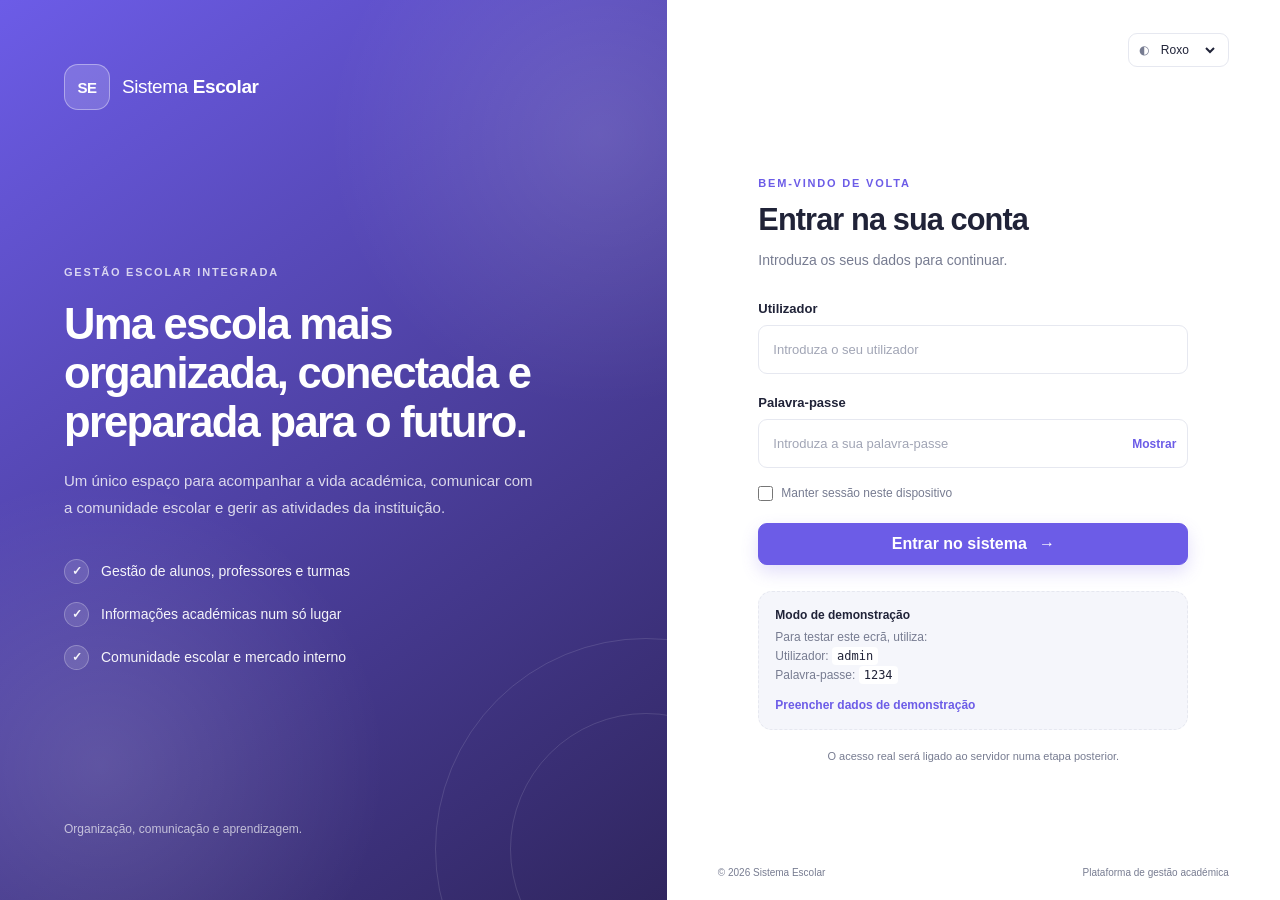
<file: index.html>
<!DOCTYPE html>
<html lang="pt">
<head>
  <meta charset="UTF-8">
  <meta name="viewport" content="width=device-width, initial-scale=1.0">
  <meta name="theme-color" content="#6C5CE7">
  <meta name="description" content="Sistema Escolar — gestão académica e comunicação escolar.">
  <title>Entrar | Sistema Escolar</title>

 <link rel="stylesheet" href="css/temas.css">
<link rel="stylesheet" href="css/style.css">

<script src="js/tema.js" defer></script>
<script src="js/app.js" defer></script>
</head>
<body class="login-page">
  <main class="login-layout">
    <section class="welcome-panel">
      <div class="brand">
        <div class="brand-mark" aria-hidden="true">SE</div>
        <span>Sistema <strong>Escolar</strong></span>
      </div>

      <div class="welcome-content">
        <span class="eyebrow">GESTÃO ESCOLAR INTEGRADA</span>
        <h1>Uma escola mais organizada, conectada e preparada para o futuro.</h1>
        <p>
          Um único espaço para acompanhar a vida académica,
          comunicar com a comunidade escolar e gerir as atividades da instituição.
        </p>

        <div class="feature-list">
          <div class="feature-item">
            <span class="feature-icon" aria-hidden="true">✓</span>
            <span>Gestão de alunos, professores e turmas</span>
          </div>
          <div class="feature-item">
            <span class="feature-icon" aria-hidden="true">✓</span>
            <span>Informações académicas num só lugar</span>
          </div>
          <div class="feature-item">
            <span class="feature-icon" aria-hidden="true">✓</span>
            <span>Comunidade escolar e mercado interno</span>
          </div>
        </div>
      </div>

      <p class="welcome-footer">Organização, comunicação e aprendizagem.</p>
    </section>

    <section class="login-panel" aria-labelledby="login-title">
      <div class="login-top">
        <span class="mobile-brand">Sistema Escolar</span>

       <label class="theme-control" for="themeSelect">
  <span aria-hidden="true">◐</span>
  <select id="themeSelect" aria-label="Escolher tema de cor">
    <option value="purple">Roxo</option>
    <option value="blue">Azul</option>
    <option value="green">Verde</option>
    <option value="orange">Laranja</option>
    <option value="pink">Rosa</option>
  </select>
</label>
      </div>

      <div class="login-card">
        <div class="login-heading">
          <span class="eyebrow">BEM-VINDO DE VOLTA</span>
          <h2 id="login-title">Entrar na sua conta</h2>
          <p>Introduza os seus dados para continuar.</p>
        </div>

        <form action="testlogin.php" method="POST" id="loginForm" novalidate >
          <div class="form-field">
            <label for="username">Utilizador</label>
            <input
              type="text"
              id="username"
              name="username"
              placeholder="Introduza o seu utilizador"
              autocomplete="username"
              required
            >
          </div>

          <div class="form-field">
            <label for="password">Palavra-passe</label>
            <div class="password-wrap">
              
              <input
                type="password"
                id="password"
                name="password"
                placeholder="Introduza a sua palavra-passe"
                autocomplete="current-password"
                required>

              <button type="button" 
              class="password-toggle" 
              id="togglePassword" 
              aria-label="Mostrar palavra-passe"
              aria-pressed="false">Mostrar</button>
            </div>

          </div>

          <div class="form-options">
            <label class="remember-option">
              <input type="checkbox" id="rememberMe" name="rememberMe">
              <span>Manter sessão neste dispositivo</span>
            </label>
          </div>

          <button class="primary-button" type="submit" id="loginButton">
            Entrar no sistema
            <span aria-hidden="true">→</span>
          </button>

          <p id="loginMessage" class="form-message" role="status" aria-live="polite"></p>
        </form>

        <div class="demo-note">
          <strong>Modo de demonstração</strong>
          <p>Para testar este ecrã, utiliza:</p>
          <p>Utilizador: <code>admin</code></p>
          <p>Palavra-passe: <code>1234</code></p>
          <button type="button" class="demo-fill-button" id="fillDemo">
            Preencher dados de demonstração
          </button>
        </div>

        <p class="security-note">
          O acesso real será ligado ao servidor numa etapa posterior.
        </p>
      </div>

      <footer class="login-footer">
        <span>© <span id="currentYear"></span> Sistema Escolar</span>
        <span>Plataforma de gestão académica</span>
      </footer>
    </section>
  </main>
</body>
</html>
</file>
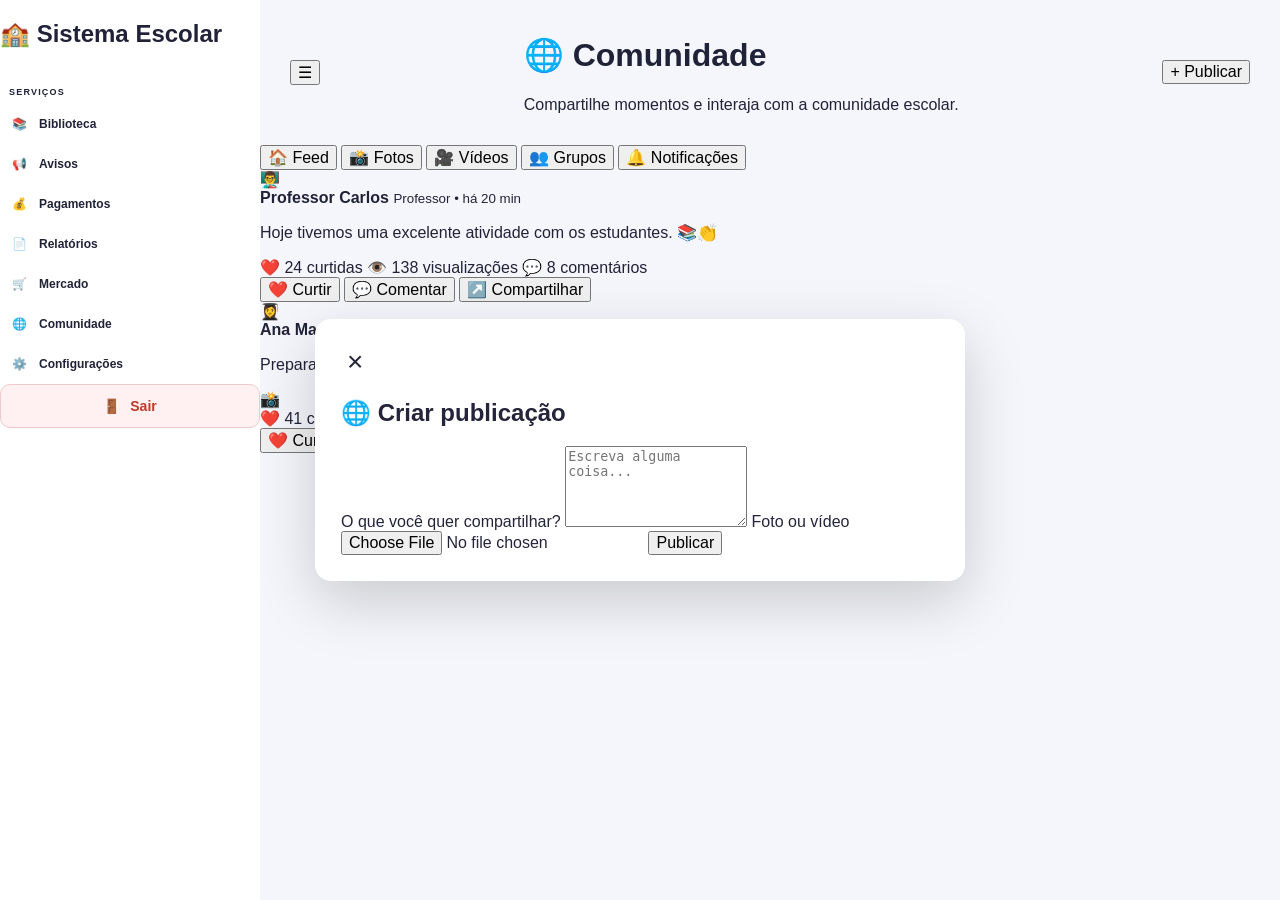
<file: comunidade.html>
<!DOCTYPE html>
<html lang="pt">
<head>

    <meta charset="UTF-8">

    <meta
        name="viewport"
        content="width=device-width, initial-scale=1.0"
    >

    <title>Comunidade - Sistema Escolar</title>

    <link rel="stylesheet" href="css/style.css">
    <link rel="stylesheet" href="css/temas.css">

</head>

<body>

<div class="app">

    <!-- MENU -->

        <aside class="sidebar">

            <div class="sidebar-header">
                <h2>🏫 Sistema Escolar</h2>
            </div>

            <nav class="sidebar-menu">

                <p class="menu-title">SERVIÇOS</p>

                <a href="biblioteca.html" class="nav-item">
                    <span>📚</span>
                    <span>Biblioteca</span>
                </a>
                
                <a href="avisos.html" class="nav-item">
                    <span>📢</span>
                    <span>Avisos</span>
                </a>
                
                <a href="pagamentos.html" class="nav-item">
                    <span>💰</span>
                    <span>Pagamentos</span>
                </a>
                
                <a href="relatorios.html" class="nav-item">
                    <span>📄</span>
                    <span>Relatórios</span>
                </a>
                
                <a href="mercado.html" class="nav-item">
                    <span>🛒</span>
                    <span>Mercado</span>
                </a>
                
                <a href="comunidade.html" class="nav-item">
                    <span>🌐</span>
                    <span>Comunidade</span>
                </a>

            </nav>

            <div class="sidebar-footer">

            <a href="configuracoes.html" class="nav-item">
                <span>⚙️</span>
                <span>Configurações</span>
            </a>

            <button class="nav-item logout-button" id="logoutBtn">
                <span>🚪</span>
                <span>Sair</span>
            </button>

        </div>

    </aside>

            



    <!-- CONTEÚDO -->
    <main class="main-content">

        <header class="topbar">

            <button
                class="menu-mobile"
                onclick="toggleSidebar()"
            >
                ☰
            </button>

            <div>
                <h1>🌐 Comunidade</h1>
                <p>
                    Compartilhe momentos e interaja com a comunidade escolar.
                </p>
            </div>

            <button
                class="btn-primary"
                onclick="abrirPublicacao()"
            >
                + Publicar
            </button>

        </header>


        <!-- MENU DA COMUNIDADE -->
        <div class="community-tabs">

            <button class="community-tab active">
                🏠 Feed
            </button>

            <button class="community-tab">
                📸 Fotos
            </button>

            <button class="community-tab">
                🎥 Vídeos
            </button>

            <button class="community-tab">
                👥 Grupos
            </button>

            <button class="community-tab">
                🔔 Notificações
            </button>

        </div>


        <!-- FEED -->
        <section class="community-feed">


            <!-- PUBLICAÇÃO -->
            <article class="post-card">

                <div class="post-header">

                    <div class="post-avatar">
                        👨‍🏫
                    </div>

                    <div>

                        <strong>Professor Carlos</strong>

                        <small>
                            Professor • há 20 min
                        </small>

                    </div>

                </div>


                <div class="post-content">

                    <p>
                        Hoje tivemos uma excelente atividade
                        com os estudantes. 📚👏
                    </p>

                </div>


                <div class="post-stats">

                    <span>
                        ❤️ 24 curtidas
                    </span>

                    <span>
                        👁️ 138 visualizações
                    </span>

                    <span>
                        💬 8 comentários
                    </span>

                </div>


                <div class="post-actions">

                    <button>
                        ❤️ Curtir
                    </button>

                    <button>
                        💬 Comentar
                    </button>

                    <button>
                        ↗️ Compartilhar
                    </button>

                </div>

            </article>


            <!-- OUTRA PUBLICAÇÃO -->
            <article class="post-card">

                <div class="post-header">

                    <div class="post-avatar">
                        👩‍🎓
                    </div>

                    <div>

                        <strong>Ana Maria</strong>

                        <small>
                            Estudante • há 1 hora
                        </small>

                    </div>

                </div>


                <div class="post-content">

                    <p>
                        Preparando tudo para a nossa próxima
                        apresentação! 🎓✨
                    </p>

                    <div class="post-image">
                        📸
                    </div>

                </div>


                <div class="post-stats">

                    <span>
                        ❤️ 41 curtidas
                    </span>

                    <span>
                        👁️ 246 visualizações
                    </span>

                    <span>
                        💬 13 comentários
                    </span>

                </div>


                <div class="post-actions">

                    <button>
                        ❤️ Curtir
                    </button>

                    <button>
                        💬 Comentar
                    </button>

                    <button>
                        ↗️ Compartilhar
                    </button>

                </div>

            </article>


        </section>

    </main>

</div>


<!-- MODAL PUBLICAÇÃO -->
<div
    id="modalPublicacao"
    class="modal"
>

    <div class="modal-content">

        <button
            class="modal-close"
            onclick="fecharPublicacao()"
        >
            ×
        </button>

        <h2>🌐 Criar publicação</h2>


        <form id="formPublicacao">

            <label>
                O que você quer compartilhar?
            </label>

            <textarea
                rows="5"
                placeholder="Escreva alguma coisa..."
            ></textarea>


            <label>
                Foto ou vídeo
            </label>

            <input
                type="file"
                accept="image/*,video/*"
            >


            <button
                type="submit"
                class="btn-primary"
            >
                Publicar
            </button>

        </form>

    </div>

</div>


<script src="js/tema.js"></script>

<script>

    function abrirPublicacao() {

        document
            .getElementById("modalPublicacao")
            .classList
            .add("show");

    }


    function fecharPublicacao() {

        document
            .getElementById("modalPublicacao")
            .classList
            .remove("show");

    }


    function toggleSidebar() {

        document
            .querySelector(".sidebar")
            .classList
            .toggle("open");

    }


    document
        .getElementById("formPublicacao")
        .addEventListener(
            "submit",
            function(event) {

                event.preventDefault();

                alert(
                    "A publicação será criada quando o sistema estiver ligado ao banco de dados."
                );

                fecharPublicacao();

            }
        );

</script>

</body>
</html>
</file>
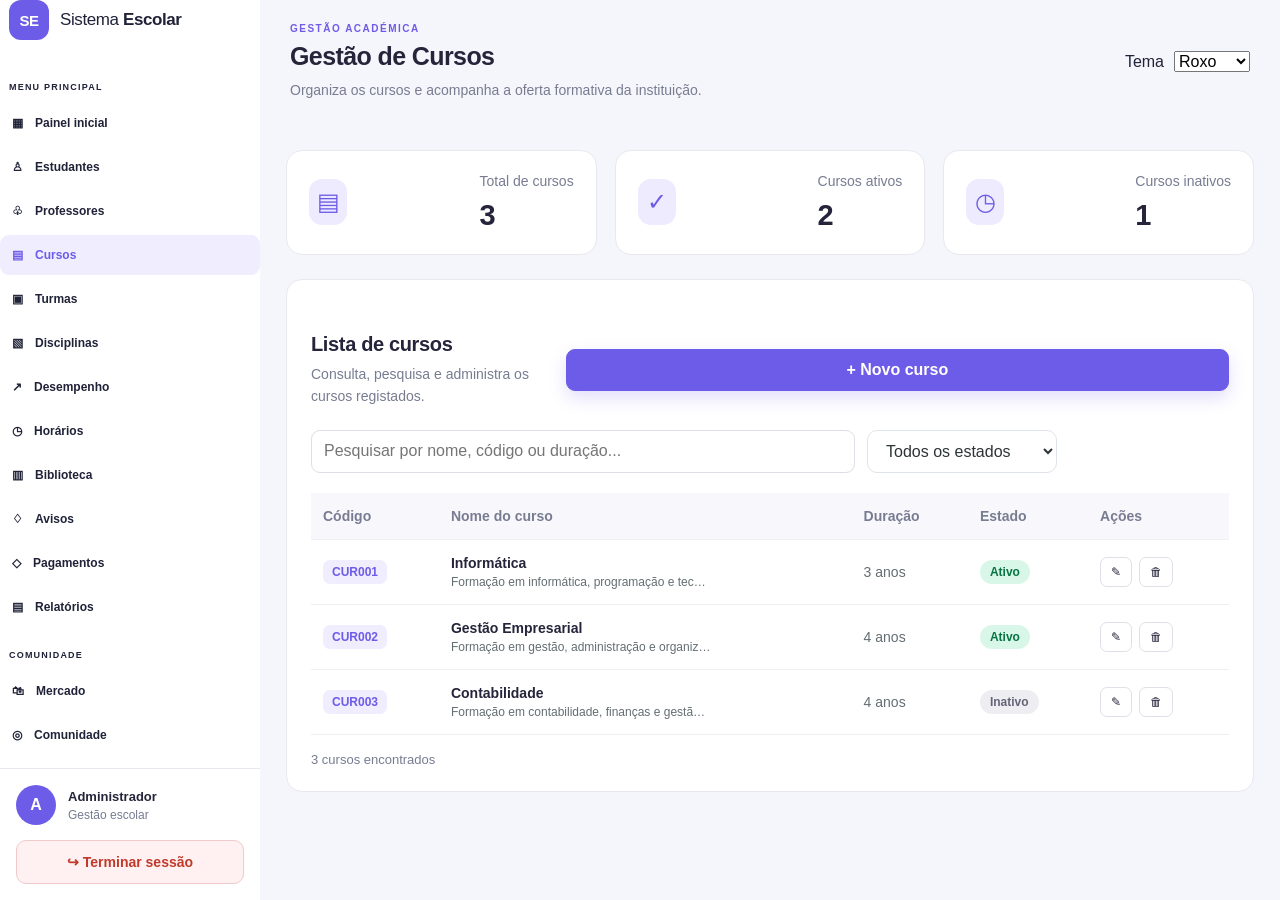
<file: cursos.html>
<!DOCTYPE html>
<html lang="pt">
<head>
    <meta charset="UTF-8">
    <meta name="viewport" content="width=device-width, initial-scale=1.0">
    <title>Gestão de Cursos | EduGest</title>
    <link rel="stylesheet" href="css/style.css">
    <link rel="stylesheet" href="css/temas.css">
</head>
<body class="theme-purple">

    <div class="mobile-overlay" id="mobileOverlay"></div>

    <aside class="sidebar" id="sidebar">
        <div class="sidebar-header">
            
            <div>
                       <a class="sidebar-brand" href="cursos.html">
      <span class="brand-mark">SE</span>
      <span>Sistema <strong>Escolar</strong></span>
    </a>
            </div>
        </div>

        <nav class="sidebar-nav">
            <p class="menu-title">MENU PRINCIPAL</p>
            <a href="dashboard.html" class="nav-item">
                <span>▦</span> Painel inicial
            </a>
            <a href="estudantes.html" class="nav-item">
                <span>♙</span> Estudantes
            </a>
            <a href="professores.html" class="nav-item">
                <span>♧</span> Professores
            </a>
            <a href="cursos.html" class="nav-item active">
                <span>▤</span> Cursos
            </a>
            <a href="turmas.html" class="nav-item">
                <span>▣</span> Turmas
            </a>
            <a href="disciplinas.html" class="nav-item">
                <span>▧</span> Disciplinas
            </a>
            <a href="desempenho.html" class="nav-item">
                <span>↗</span> Desempenho
            </a>
            <a href="horarios.html" class="nav-item">
                <span>◷</span> Horários
            </a>
            <a href="biblioteca.html" class="nav-item">
                <span>▥</span> Biblioteca
            </a>
            <a href="avisos.html" class="nav-item">
                <span>♢</span> Avisos
            </a>
            <a href="pagamentos.html" class="nav-item">
                <span>◇</span> Pagamentos
            </a>
            <a href="relatorios.html" class="nav-item">
                <span>▤</span> Relatórios
            </a>

            <p class="menu-title">COMUNIDADE</p>
            <a href="mercado.html" class="nav-item">
                <span>🛍</span> Mercado
            </a>
            <a href="comunidade.html" class="nav-item">
                <span>◎</span> Comunidade
            </a>
            <a href="grupos.html" class="nav-item">
                <span>♧</span> Grupos
            </a>

            <p class="menu-title">PREFERÊNCIAS</p>
            <a href="perfil.html" class="nav-item">
                <span>♙</span> Meu perfil
            </a>
            <a href="configuracoes.html" class="nav-item">
                <span>⚙</span> Configurações
            </a>
        </nav>

        <div class="sidebar-bottom">
            <div class="user-mini">
                <div class="user-avatar">A</div>
                <div>
                    <strong>Administrador</strong>
                    <small>Gestão escolar</small>
                </div>
            </div>
            <button class="logout-button" id="logoutButton" type="button">
                ↪ Terminar sessão
            </button>
        </div>
    </aside>

    <main class="main-content">
        <header class="topbar">
            <div class="topbar-left">
                <button
                    class="mobile-menu-button"
                    id="mobileMenuButton"
                    type="button"
                    aria-label="Abrir menu"
                >☰</button>

                <div class="page-title-block">
                    <span class="page-title-label">GESTÃO ACADÉMICA</span>
                    <h1>Gestão de Cursos</h1>
                    <p>Organiza os cursos e acompanha a oferta formativa da instituição.</p>
                </div>
            </div>

            <div class="topbar-actions">
                <label class="theme-label" for="themeSelect">Tema</label>
                <select id="themeSelect" aria-label="Selecionar tema">
                    <option value="purple">Roxo</option>
                    <option value="blue">Azul</option>
                    <option value="green">Verde</option>
                    <option value="orange">Laranja</option>
                    <option value="pink">Rosa</option>
                </select>
            </div>
        </header>

        <section class="page-content">

            <div class="student-stats">
                <article class="student-stat-card">
                    <div class="stat-icon">▤</div>
                    <div>
                        <p>Total de cursos</p>
                        <h2 id="totalCourses">0</h2>
                    </div>
                </article>

                <article class="student-stat-card">
                    <div class="stat-icon">✓</div>
                    <div>
                        <p>Cursos ativos</p>
                        <h2 id="activeCourses">0</h2>
                    </div>
                </article>

                <article class="student-stat-card">
                    <div class="stat-icon">◷</div>
                    <div>
                        <p>Cursos inativos</p>
                        <h2 id="inactiveCourses">0</h2>
                    </div>
                </article>
            </div>

            <section class="content-card">
                <div class="section-heading">
                    <div>
                        <h2>Lista de cursos</h2>
                        <p>Consulta, pesquisa e administra os cursos registados.</p>
                    </div>

                    <button class="primary-button" id="addCourseButton" type="button">
                        + Novo curso
                    </button>
                </div>

                <div class="student-toolbar">
                    <div class="search-box">
                        <input
                            type="search"
                            id="courseSearch"
                            placeholder="Pesquisar por nome, código ou duração..."
                            aria-label="Pesquisar cursos"
                        >
                    </div>

                    <select id="courseStatusFilter" aria-label="Filtrar por estado">
                        <option value="all">Todos os estados</option>
                        <option value="Ativo">Ativos</option>
                        <option value="Inativo">Inativos</option>
                    </select>
                </div>

                <div class="table-responsive">
                    <table class="students-table">
                        <thead>
                            <tr>
                                <th>Código</th>
                                <th>Nome do curso</th>
                                <th>Duração</th>
                                <th>Estado</th>
                                <th>Ações</th>
                            </tr>
                        </thead>
                        <tbody id="coursesTableBody"></tbody>
                    </table>
                </div>

                <div class="table-footer">
                    <span id="coursesCount">0 cursos encontrados</span>
                </div>
            </section>
        </section>
    </main>

    <!-- Modal para criar e editar cursos -->
    <div class="modal" id="courseModal" aria-hidden="true">
        <div class="modal-backdrop" id="courseModalBackdrop"></div>

        <div
            class="modal-content"
            role="dialog"
            aria-modal="true"
            aria-labelledby="courseModalTitle"
        >
            <div class="modal-heading">
                <div>
                    <h2 id="courseModalTitle">Novo curso</h2>
                    <p>Preenche os dados do curso abaixo.</p>
                </div>
                <button
                    class="modal-close"
                    id="closeCourseModal"
                    type="button"
                    aria-label="Fechar"
                >×</button>
            </div>

            <form id="courseForm">
                <input type="hidden" id="courseId">

                <div class="form-grid">
                    <div class="form-group">
                        <label for="courseCode">Código do curso *</label>
                        <input
                            type="text"
                            id="courseCode"
                            placeholder="Ex.: CUR004"
                            maxlength="20"
                            required
                        >
                    </div>

                    <div class="form-group">
                        <label for="courseName">Nome do curso *</label>
                        <input
                            type="text"
                            id="courseName"
                            placeholder="Ex.: Informática"
                            maxlength="100"
                            required
                        >
                    </div>

                    <div class="form-group">
                        <label for="courseDuration">Duração *</label>
                        <input
                            type="text"
                            id="courseDuration"
                            placeholder="Ex.: 3 anos"
                            maxlength="50"
                            required
                        >
                    </div>

                    <div class="form-group">
                        <label for="courseStatus">Estado *</label>
                        <select id="courseStatus" required>
                            <option value="Ativo">Ativo</option>
                            <option value="Inativo">Inativo</option>
                        </select>
                    </div>

                    <div class="form-group course-description-group">
                        <label for="courseDescription">Descrição</label>
                        <textarea
                            id="courseDescription"
                            rows="4"
                            maxlength="1000"
                            placeholder="Descreve brevemente o curso..."
                        ></textarea>
                    </div>
                </div>

                <p class="form-message" id="courseFormMessage" role="alert"></p>

                <div class="modal-actions">
                    <button
                        class="secondary-button"
                        id="cancelCourseButton"
                        type="button"
                    >Cancelar</button>
                    <button class="primary-button" type="submit">
                        Guardar curso
                    </button>
                </div>
            </form>
        </div>
    </div>

    <script src="js/tema.js" defer></script>
    <script src="js/cursos.js" defer></script>
</body>
</html>
</file>
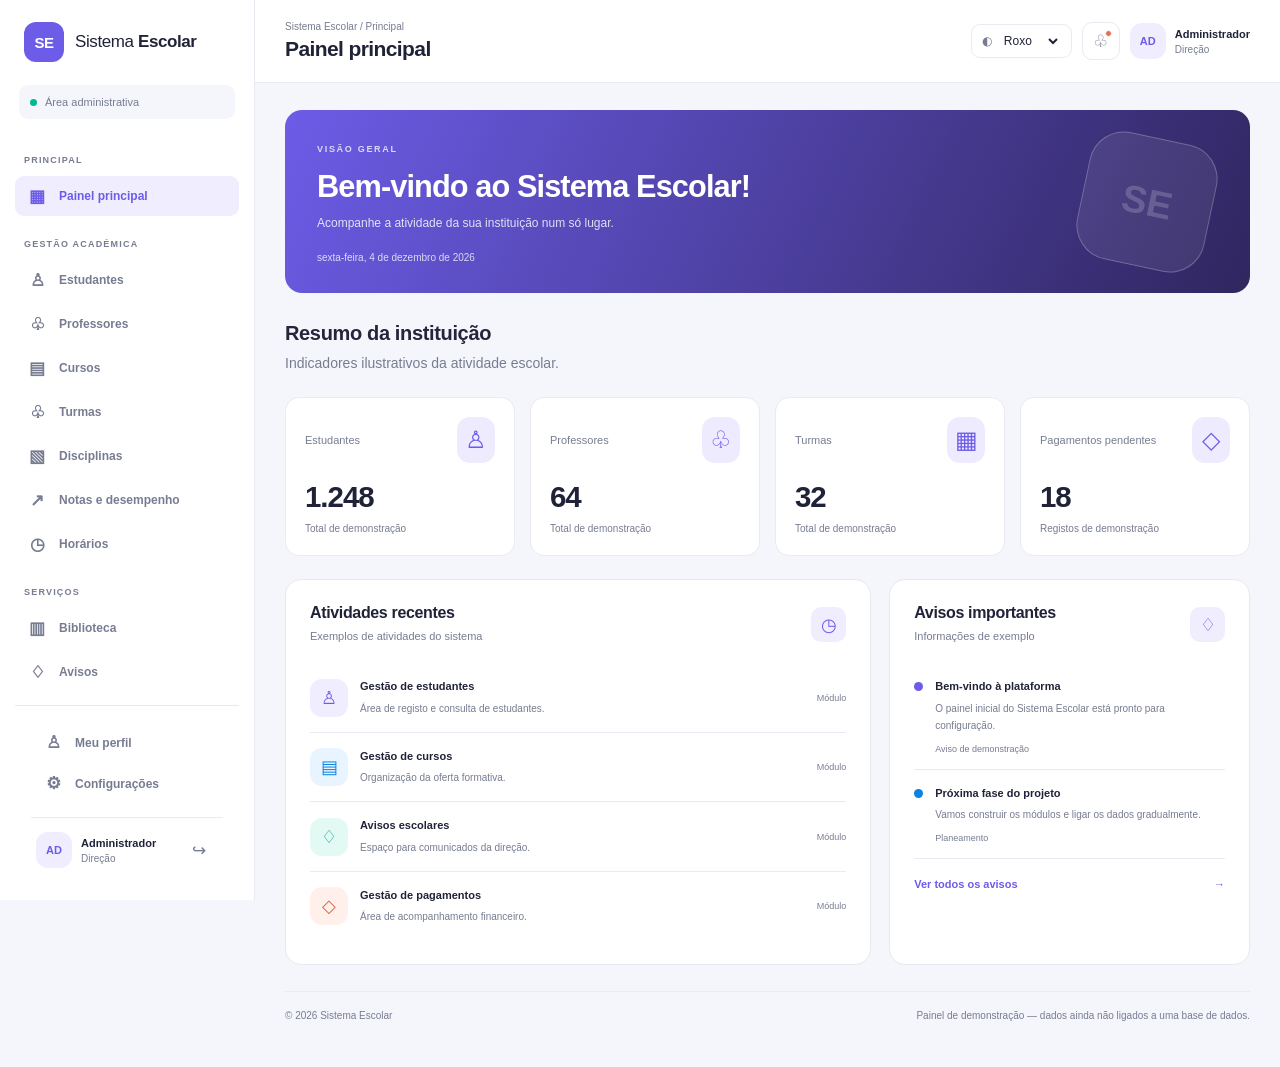
<file: dashboard.html>
<!DOCTYPE html>
<html lang="pt">
<head>
  <meta charset="UTF-8">
  <meta name="viewport" content="width=device-width, initial-scale=1.0">
  <meta name="theme-color" content="#6C5CE7">
  <meta name="description" content="Painel principal do Sistema Escolar">
  <title>Painel Principal | Sistema Escolar</title>

  <link rel="stylesheet" href="css/temas.css">
  <link rel="stylesheet" href="css/style.css">

  <script src="js/tema.js" defer></script>
  <script src="js/dashboard.js" defer></script>
</head>
<body class="dashboard-page">

  <div class="mobile-overlay" id="mobileOverlay"></div>

  <aside class="sidebar" id="sidebar">
    <a class="sidebar-brand" href="dashboard.html">
      <span class="brand-mark">SE</span>
      <span>Sistema <strong>Escolar</strong></span>
    </a>

    <div class="school-label">
      <span class="school-dot"></span>
      <span>Área administrativa</span>
    </div>

    <nav class="sidebar-nav" aria-label="Menu principal">
      <p class="menu-title">PRINCIPAL</p>

      <a class="nav-item active" href="dashboard.html">
        <span class="nav-icon">▦</span>
        <span>Painel principal</span>
      </a>

      <p class="menu-title">GESTÃO ACADÉMICA</p>

      <a class="nav-item" href="estudantes.html">
        <span class="nav-icon">♙</span><span>Estudantes</span>
      </a>
      <a class="nav-item" href="professores.html">
        <span class="nav-icon">♧</span><span>Professores</span>
      </a>
      <a class="nav-item" href="cursos.html">
        <span class="nav-icon">▤</span><span>Cursos</span>
      </a>
      <a class="nav-item" href="turmas.html">
        <span class="nav-icon">♧</span><span>Turmas</span>
      </a>
      <a class="nav-item" href="disciplinas.html">
        <span class="nav-icon">▧</span><span>Disciplinas</span>
      </a>
      <a class="nav-item" href="desempenho.html">
        <span class="nav-icon">↗</span><span>Notas e desempenho</span>
      </a>
      <a class="nav-item" href="horarios.html">
        <span class="nav-icon">◷</span><span>Horários</span>
      </a>

      <p class="menu-title">SERVIÇOS</p>

      <a class="nav-item" href="biblioteca.html">
        <span class="nav-icon">▥</span><span>Biblioteca</span>
      </a>
      <a class="nav-item" href="avisos.html">
        <span class="nav-icon">♢</span><span>Avisos</span>
      </a>
      <a class="nav-item" href="pagamentos.html">
        <span class="nav-icon">◇</span><span>Pagamentos</span>
      </a>
      <a class="nav-item" href="relatorios.html">
        <span class="nav-icon">▥</span><span>Relatórios</span>
      </a>

      <p class="menu-title">COMUNIDADE</p>

      <a class="nav-item" href="mercado.html">
        <span class="nav-icon">▱</span><span>Mercado</span>
      </a>
      <a class="nav-item" href="comunidade.html">
        <span class="nav-icon">◎</span><span>Comunidade</span>
      </a>
      <a class="nav-item" href="grupos.html">
        <span class="nav-icon">♧</span><span>Grupos</span>
      </a>
    </nav>

    <div class="sidebar-bottom">
      <a class="nav-item" href="perfil.html">
        <span class="nav-icon">♙</span><span>Meu perfil</span>
      </a>
      <a class="nav-item" href="configuracoes.html">
        <span class="nav-icon">⚙</span><span>Configurações</span>
      </a>

      <div class="sidebar-user">
        <div class="avatar">AD</div>
        <div class="sidebar-user-info">
          <strong>Administrador</strong>
          <span>Direção</span>
        </div>
        <button id="logoutButton" class="logout-icon" type="button"
          aria-label="Sair do painel" title="Sair">↪</button>
      </div>
    </div>
  </aside>

  <main class="dashboard-main">
    <header class="topbar">
      <div class="topbar-left">
        <button class="icon-button mobile-menu-button" id="mobileMenuButton"
          type="button" aria-label="Abrir menu">☰</button>
          
        <div>
          <p class="breadcrumb">Sistema Escolar / Principal</p>
          <h1>Painel principal</h1>
        </div>
      </div>
      

      <div class="topbar-actions">
        <label class="theme-control dashboard-theme-control">
          <span aria-hidden="true">◐</span>
          <span class="sr-only">Escolher tema</span>
          <select id="themeSelect" aria-label="Escolher tema de cor">
            <option value="purple">Roxo</option>
            <option value="blue">Azul</option>
            <option value="green">Verde</option>
            <option value="orange">Laranja</option>
            <option value="pink">Rosa</option>
          </select>
        </label>

        <button class="icon-button notification-button" id="notificationButton"
          type="button" aria-label="Ver notificações" title="Notificações">
          ♧ <span class="notification-dot"></span>
        </button>

        <a href="perfil.html" class="topbar-profile">
          <span class="avatar">AD</span>
          <span class="profile-label">
            <strong>Administrador</strong>
            <small>Direção</small>
          </span>
        </a>
      </div>
    </header>

    <div class="dashboard-content">
      <section class="welcome-banner">
        <div>
          <span class="welcome-tag">VISÃO GERAL</span>
          <h2>Bem-vindo ao Sistema Escolar!</h2>
          <p>Acompanhe a atividade da sua instituição num só lugar.</p>
          <span id="todayDate" class="welcome-date"></span>
        </div>
        <div class="welcome-decoration" aria-hidden="true">SE</div>
      </section>

      <section class="section-heading">
        <div>
          <h2>Resumo da instituição</h2>
          <p>Indicadores ilustrativos da atividade escolar.</p>
        </div>
      </section>

      <section class="stats-grid" aria-label="Indicadores escolares">
        <article class="stat-card">
          <div class="stat-top">
            <span class="stat-label">Estudantes</span>
            <span class="stat-icon stat-purple">♙</span>
          </div>
          <strong class="stat-number">1.248</strong>
          <span class="stat-foot">Total de demonstração</span>
        </article>

        <article class="stat-card">
          <div class="stat-top">
            <span class="stat-label">Professores</span>
            <span class="stat-icon stat-blue">♧</span>
          </div>
          <strong class="stat-number">64</strong>
          <span class="stat-foot">Total de demonstração</span>
        </article>

        <article class="stat-card">
          <div class="stat-top">
            <span class="stat-label">Turmas</span>
            <span class="stat-icon stat-green">▦</span>
          </div>
          <strong class="stat-number">32</strong>
          <span class="stat-foot">Total de demonstração</span>
        </article>

        <article class="stat-card">
          <div class="stat-top">
            <span class="stat-label">Pagamentos pendentes</span>
            <span class="stat-icon stat-orange">◇</span>
          </div>
          <strong class="stat-number">18</strong>
          <span class="stat-foot">Registos de demonstração</span>
        </article>
      </section>

      <section class="dashboard-grid">
        <article class="content-card activity-card">
          <div class="card-heading">
            <div>
              <h2>Atividades recentes</h2>
              <p>Exemplos de atividades do sistema</p>
            </div>
            <span class="card-heading-icon">◷</span>
          </div>

          <div class="activity-list">
            <div class="activity-item">
              <span class="activity-symbol activity-purple">♙</span>
              <div class="activity-text">
                <strong>Gestão de estudantes</strong>
                <p>Área de registo e consulta de estudantes.</p>
              </div>
              <span class="activity-time">Módulo</span>
            </div>

            <div class="activity-item">
              <span class="activity-symbol activity-blue">▤</span>
              <div class="activity-text">
                <strong>Gestão de cursos</strong>
                <p>Organização da oferta formativa.</p>
              </div>
              <span class="activity-time">Módulo</span>
            </div>

            <div class="activity-item">
              <span class="activity-symbol activity-green">♢</span>
              <div class="activity-text">
                <strong>Avisos escolares</strong>
                <p>Espaço para comunicados da direção.</p>
              </div>
              <span class="activity-time">Módulo</span>
            </div>

            <div class="activity-item">
              <span class="activity-symbol activity-orange">◇</span>
              <div class="activity-text">
                <strong>Gestão de pagamentos</strong>
                <p>Área de acompanhamento financeiro.</p>
              </div>
              <span class="activity-time">Módulo</span>
            </div>
          </div>
        </article>

        <article class="content-card notices-card">
          <div class="card-heading">
            <div>
              <h2>Avisos importantes</h2>
              <p>Informações de exemplo</p>
            </div>
            <span class="card-heading-icon">♢</span>
          </div>

          <div class="notice-item">
            <span class="notice-marker"></span>
            <div>
              <strong>Bem-vindo à plataforma</strong>
              <p>O painel inicial do Sistema Escolar está pronto para configuração.</p>
              <span class="notice-date">Aviso de demonstração</span>
            </div>
          </div>

          <div class="notice-item">
            <span class="notice-marker notice-marker-blue"></span>
            <div>
              <strong>Próxima fase do projeto</strong>
              <p>Vamos construir os módulos e ligar os dados gradualmente.</p>
              <span class="notice-date">Planeamento</span>
            </div>
          </div>

          <a class="view-all-link" href="avisos.html">
            Ver todos os avisos <span aria-hidden="true">→</span>
          </a>
        </article>
      </section>

      <footer class="dashboard-footer">
        <span>© <span id="dashboardYear"></span> Sistema Escolar</span>
        <span>Painel de demonstração — dados ainda não ligados a uma base de dados.</span>
      </footer>
    </div>
  </main>

</body>
</html>
</file>
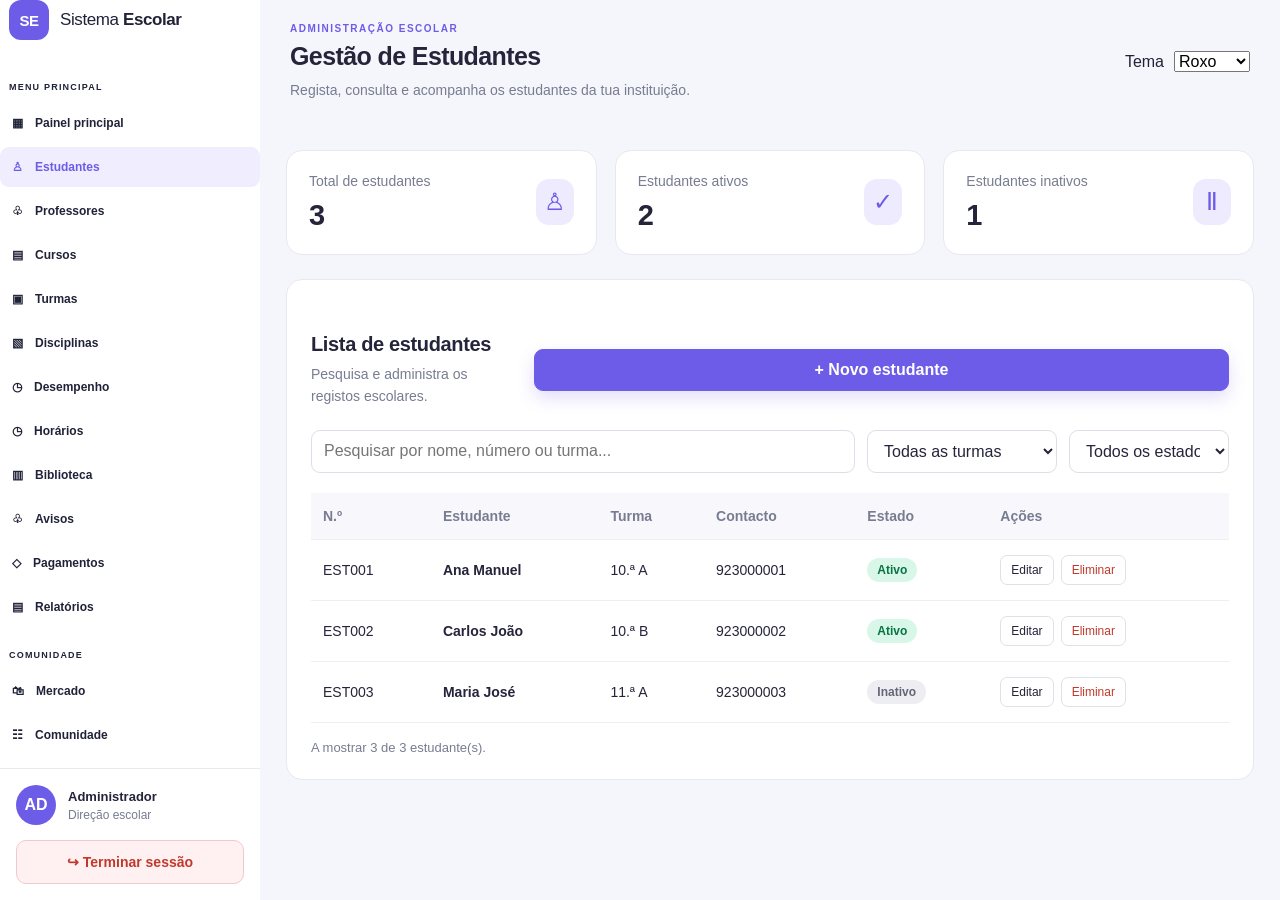
<file: estudantes.html>
<!DOCTYPE html>
<html lang="pt">
<head>
    <meta charset="UTF-8">
    <meta name="viewport" content="width=device-width, initial-scale=1.0">
    <meta name="description" content="Gestão de estudantes do sistema escolar">
    <title>Gestão de Estudantes | Sistema Escolar</title>

    <link rel="stylesheet" href="css/temas.css">
    <link rel="stylesheet" href="css/style.css">

    <script src="js/tema.js" defer></script>
    <script src="js/estudantes.js" defer></script>
</head>
<body class="theme-purple">

    <div class="mobile-overlay" id="mobileOverlay"></div>

    <aside class="sidebar" id="sidebar">
        <div class="sidebar-header">
           
            <div>
                        <a class="sidebar-brand" href="estudantes.html">
      <span class="brand-mark">SE</span>
      <span>Sistema <strong>Escolar</strong></span>
    </a>
            </div>
        </div>

        <nav class="sidebar-nav">
            <p class="menu-title">MENU PRINCIPAL</p>

            <a href="dashboard.html" class="nav-item">
                <span>▦</span> Painel principal
            </a>
            <a href="estudantes.html" class="nav-item active">
                <span>♙</span> Estudantes
            </a>
            <a href="professores.html" class="nav-item">
                <span>♧</span> Professores
            </a>
            <a href="cursos.html" class="nav-item">
                <span>▤</span> Cursos
            </a>
            <a href="turmas.html" class="nav-item">
                <span>▣</span> Turmas
            </a>
            <a href="disciplinas.html" class="nav-item">
                <span>▧</span> Disciplinas
            </a>
            <a href="desempenho.html" class="nav-item">
                <span>◷</span> Desempenho
            </a>
            <a href="horarios.html" class="nav-item">
                <span>◷</span> Horários
            </a>
            <a href="biblioteca.html" class="nav-item">
                <span>▥</span> Biblioteca
            </a>
            <a href="avisos.html" class="nav-item">
                <span>♧</span> Avisos
            </a>
            <a href="pagamentos.html" class="nav-item">
                <span>◇</span> Pagamentos
            </a>
            <a href="relatorios.html" class="nav-item">
                <span>▤</span> Relatórios
            </a>

            <p class="menu-title">COMUNIDADE</p>

            <a href="mercado.html" class="nav-item">
                <span>🛍</span> Mercado
            </a>
            <a href="comunidade.html" class="nav-item">
                <span>☷</span> Comunidade
            </a>
            <a href="grupos.html" class="nav-item">
                <span>♧</span> Grupos
            </a>

            <p class="menu-title">CONTA</p>

            <a href="perfil.html" class="nav-item">
                <span>♙</span> Meu perfil
            </a>
            <a href="configuracoes.html" class="nav-item">
                <span>⚙</span> Configurações
            </a>
        </nav>

        <div class="sidebar-bottom">
            <div class="user-mini">
                <div class="user-avatar">AD</div>
                <div>
                    <strong>Administrador</strong>
                    <small>Direção escolar</small>
                </div>
            </div>
            <button type="button" class="logout-button" id="logoutButton">
                ↪ Terminar sessão
            </button>
        </div>
    </aside>

    <main class="main-content">
        <header class="topbar">
            <div class="topbar-left">
                <button type="button" class="mobile-menu-button"
                        id="mobileMenuButton" aria-label="Abrir menu">
                    ☰
                </button>
                <div class="page-title-block">
    <span class="page-title-label">ADMINISTRAÇÃO ESCOLAR</span>
    <h1>Gestão de Estudantes</h1>
    <p>Regista, consulta e acompanha os estudantes da tua instituição.</p>
</div>
            </div>

            <div class="topbar-actions">
                <label class="theme-label" for="themeSelect">Tema</label>
                <select id="themeSelect" aria-label="Escolher tema">
                    <option value="purple">Roxo</option>
                    <option value="blue">Azul</option>
                    <option value="green">Verde</option>
                    <option value="orange">Laranja</option>
                    <option value="pink">Rosa</option>
                </select>
            </div>
        </header>

        <section class="page-content">

            <div class="student-stats">
                <article class="student-stat-card">
                    <div>
                        <p>Total de estudantes</p>
                        <h2 id="totalStudents">0</h2>
                    </div>
                    <span class="stat-icon">♙</span>
                </article>

                <article class="student-stat-card">
                    <div>
                        <p>Estudantes ativos</p>
                        <h2 id="activeStudents">0</h2>
                    </div>
                    <span class="stat-icon">✓</span>
                </article>

                <article class="student-stat-card">
                    <div>
                        <p>Estudantes inativos</p>
                        <h2 id="inactiveStudents">0</h2>
                    </div>
                    <span class="stat-icon">Ⅱ</span>
                </article>
            </div>

            <section class="content-card">
                <div class="section-heading">
                    <div>
                        <h2>Lista de estudantes</h2>
                        <p>Pesquisa e administra os registos escolares.</p>
                    </div>

                    <button type="button" class="primary-button"
                            id="addStudentButton">
                        + Novo estudante
                    </button>
                </div>

                <div class="student-toolbar">
                    <input type="search" id="studentSearch"
                           placeholder="Pesquisar por nome, número ou turma..."
                           aria-label="Pesquisar estudantes">

                    <select id="classFilter" aria-label="Filtrar por turma">
                        <option value="">Todas as turmas</option>
                    </select>

                    <select id="statusFilter" aria-label="Filtrar por estado">
                        <option value="">Todos os estados</option>
                        <option value="Ativo">Ativo</option>
                        <option value="Inativo">Inativo</option>
                    </select>
                </div>

                <div class="table-responsive">
                    <table class="students-table">
                        <thead>
                            <tr>
                                <th>N.º</th>
                                <th>Estudante</th>
                                <th>Turma</th>
                                <th>Contacto</th>
                                <th>Estado</th>
                                <th>Ações</th>
                            </tr>
                        </thead>
                        <tbody id="studentsTableBody">
                            <tr>
                                <td colspan="6">A carregar estudantes...</td>
                            </tr>
                        </tbody>
                    </table>
                </div>

                <p class="table-footer" id="studentCount">
                    A carregar registos...
                </p>
            </section>

        </section>
    </main>

    <!-- Janela de registo e edição -->
    <div class="modal" id="studentModal"
         role="dialog" aria-modal="true"
         aria-labelledby="studentModalTitle" hidden>
        <div class="modal-backdrop" id="modalBackdrop"></div>

        <section class="modal-content">
            <div class="modal-heading">
                <div>
                    <h2 id="studentModalTitle">Novo estudante</h2>
                    <p>Preenche os dados do estudante.</p>
                </div>
                <button type="button" id="closeStudentModal"
                        class="modal-close" aria-label="Fechar">
                    ×
                </button>
            </div>

            <form id="studentForm">
                <input type="hidden" id="studentId">

                <div class="form-grid">
                    <div class="form-group">
                        <label for="studentNumber">Número do estudante *</label>
                        <input id="studentNumber" required maxlength="30"
                               placeholder="Ex.: EST001">
                    </div>

                    <div class="form-group">
                        <label for="studentName">Nome completo *</label>
                        <input id="studentName" required maxlength="120"
                               placeholder="Nome do estudante">
                    </div>

                    <div class="form-group">
                        <label for="studentClass">Turma *</label>
                        <input id="studentClass" required maxlength="60"
                               placeholder="Ex.: 10.ª A">
                    </div>

                    <div class="form-group">
                        <label for="studentPhone">Contacto</label>
                        <input id="studentPhone" type="tel" maxlength="30"
                               placeholder="Telefone">
                    </div>

                    <div class="form-group">
                        <label for="studentStatus">Estado</label>
                        <select id="studentStatus">
                            <option value="Ativo">Ativo</option>
                            <option value="Inativo">Inativo</option>
                        </select>
                    </div>
                </div>

                <p class="form-message" id="studentFormMessage"
                   role="alert"></p>

                <div class="modal-actions">
                    <button type="button" class="secondary-button"
                            id="cancelStudentButton">
                        Cancelar
                    </button>
                    <button type="submit" class="primary-button">
                        Guardar estudante
                    </button>
                </div>
            </form>
        </section>
    </div>

</body>
</html>
</file>
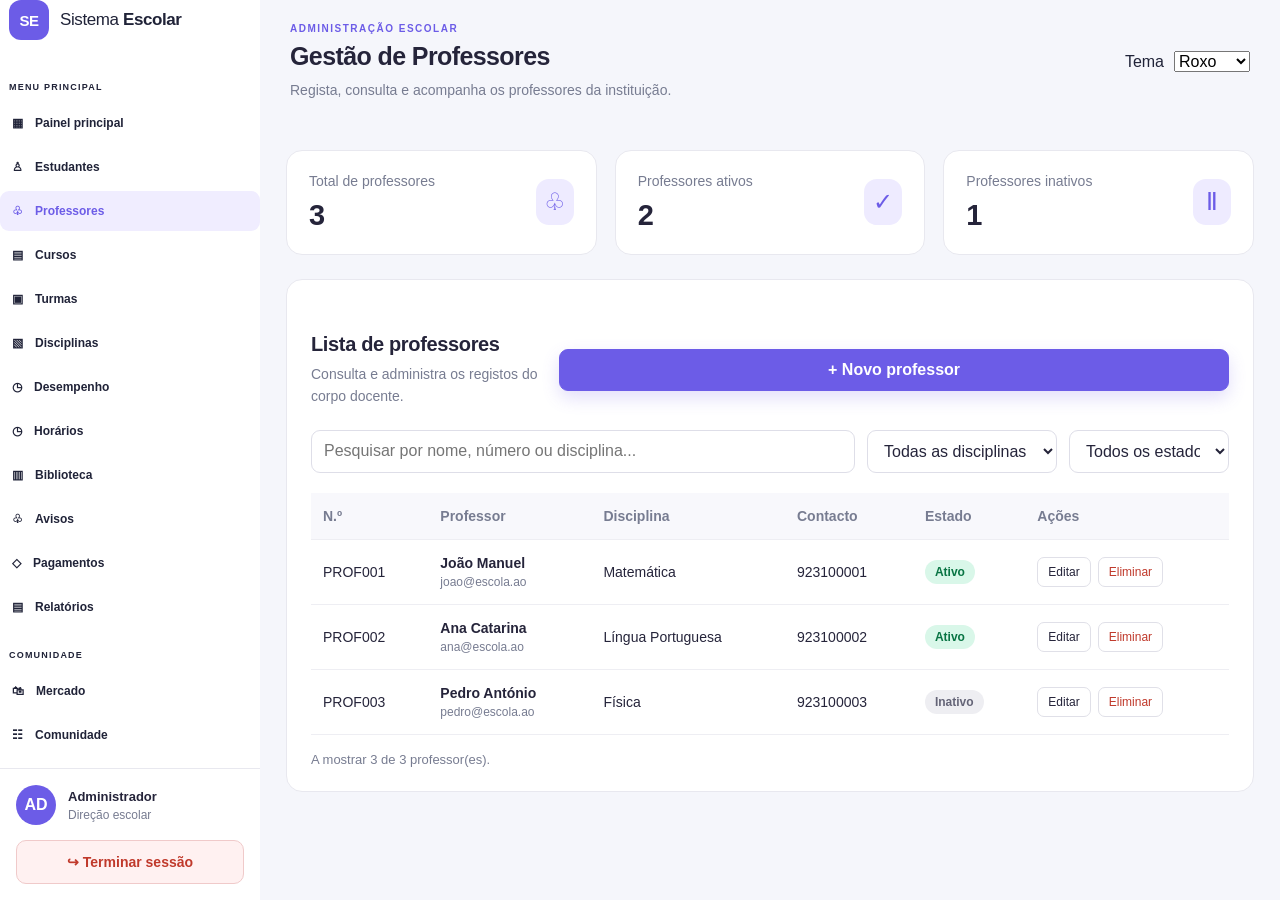
<file: professores.html>
<!DOCTYPE html>
<html lang="pt">
<head>
    <meta charset="UTF-8">
    <meta name="viewport" content="width=device-width, initial-scale=1.0">
    <meta name="description" content="Gestão de professores da instituição escolar">
    <title>Gestão de Professores | EduGest</title>

    <link rel="stylesheet" href="css/temas.css">
    <link rel="stylesheet" href="css/style.css">

    <script src="js/tema.js" defer></script>
    <script src="js/professores.js" defer></script>
</head>
<body class="theme-purple">

    <div class="mobile-overlay" id="mobileOverlay"></div>

    <aside class="sidebar" id="sidebar">
        <div class="sidebar-header">
            <div>
                        <a class="sidebar-brand" href="professores.html">
      <span class="brand-mark">SE</span>
      <span>Sistema <strong>Escolar</strong></span>
    </a>
            </div>
        </div>

        <nav class="sidebar-nav">
            <p class="menu-title">MENU PRINCIPAL</p>
            <a href="dashboard.html" class="nav-item"><span>▦</span> Painel principal</a>
            <a href="estudantes.html" class="nav-item"><span>♙</span> Estudantes</a>
            <a href="professores.html" class="nav-item active"><span>♧</span> Professores</a>
            <a href="cursos.html" class="nav-item"><span>▤</span> Cursos</a>
            <a href="turmas.html" class="nav-item"><span>▣</span> Turmas</a>
            <a href="disciplinas.html" class="nav-item"><span>▧</span> Disciplinas</a>
            <a href="desempenho.html" class="nav-item"><span>◷</span> Desempenho</a>
            <a href="horarios.html" class="nav-item"><span>◷</span> Horários</a>
            <a href="biblioteca.html" class="nav-item"><span>▥</span> Biblioteca</a>
            <a href="avisos.html" class="nav-item"><span>♧</span> Avisos</a>
            <a href="pagamentos.html" class="nav-item"><span>◇</span> Pagamentos</a>
            <a href="relatorios.html" class="nav-item"><span>▤</span> Relatórios</a>

            <p class="menu-title">COMUNIDADE</p>
            <a href="mercado.html" class="nav-item"><span>🛍</span> Mercado</a>
            <a href="comunidade.html" class="nav-item"><span>☷</span> Comunidade</a>
            <a href="grupos.html" class="nav-item"><span>♧</span> Grupos</a>

            <p class="menu-title">CONTA</p>
            <a href="perfil.html" class="nav-item"><span>♙</span> Meu perfil</a>
            <a href="configuracoes.html" class="nav-item"><span>⚙</span> Configurações</a>
        </nav>

        <div class="sidebar-bottom">
            <div class="user-mini">
                <div class="user-avatar">AD</div>
                <div>
                    <strong>Administrador</strong>
                    <small>Direção escolar</small>
                </div>
            </div>
            <button type="button" class="logout-button" id="logoutButton">
                ↪ Terminar sessão
            </button>
        </div>
    </aside>

    <main class="main-content">
        <header class="topbar">
            <div class="topbar-left">
                <button type="button" class="mobile-menu-button"
                        id="mobileMenuButton" aria-label="Abrir menu"
                        aria-expanded="false">☰</button>

                <div class="page-title-block">
                    <span class="page-title-label">ADMINISTRAÇÃO ESCOLAR</span>
                    <h1>Gestão de Professores</h1>
                    <p>Regista, consulta e acompanha os professores da instituição.</p>
                </div>
            </div>

            <div class="topbar-actions">
                <label class="theme-label" for="themeSelect">Tema</label>
                <select id="themeSelect" aria-label="Escolher tema">
                    <option value="purple">Roxo</option>
                    <option value="blue">Azul</option>
                    <option value="green">Verde</option>
                    <option value="orange">Laranja</option>
                    <option value="pink">Rosa</option>
                </select>
            </div>
        </header>

        <section class="page-content">

            <div class="student-stats">
                <article class="student-stat-card">
                    <div>
                        <p>Total de professores</p>
                        <h2 id="totalTeachers">0</h2>
                    </div>
                    <span class="stat-icon">♧</span>
                </article>

                <article class="student-stat-card">
                    <div>
                        <p>Professores ativos</p>
                        <h2 id="activeTeachers">0</h2>
                    </div>
                    <span class="stat-icon">✓</span>
                </article>

                <article class="student-stat-card">
                    <div>
                        <p>Professores inativos</p>
                        <h2 id="inactiveTeachers">0</h2>
                    </div>
                    <span class="stat-icon">Ⅱ</span>
                </article>
            </div>

            <section class="content-card">
                <div class="section-heading">
                    <div>
                        <h2>Lista de professores</h2>
                        <p>Consulta e administra os registos do corpo docente.</p>
                    </div>

                    <button type="button" class="primary-button"
                            id="addTeacherButton">
                        + Novo professor
                    </button>
                </div>

                <div class="student-toolbar">
                    <input type="search" id="teacherSearch"
                           placeholder="Pesquisar por nome, número ou disciplina..."
                           aria-label="Pesquisar professores">

                    <select id="subjectFilter" aria-label="Filtrar por disciplina">
                        <option value="">Todas as disciplinas</option>
                    </select>

                    <select id="teacherStatusFilter" aria-label="Filtrar por estado">
                        <option value="">Todos os estados</option>
                        <option value="Ativo">Ativo</option>
                        <option value="Inativo">Inativo</option>
                    </select>
                </div>

                <div class="table-responsive">
                    <table class="students-table">
                        <thead>
                            <tr>
                                <th>N.º</th>
                                <th>Professor</th>
                                <th>Disciplina</th>
                                <th>Contacto</th>
                                <th>Estado</th>
                                <th>Ações</th>
                            </tr>
                        </thead>
                        <tbody id="teachersTableBody">
                            <tr>
                                <td colspan="6">A carregar professores...</td>
                            </tr>
                        </tbody>
                    </table>
                </div>

                <p class="table-footer" id="teacherCount">A carregar registos...</p>
            </section>
        </section>
    </main>

    <!-- Formulário de registo e edição -->
    <div class="modal" id="teacherModal" role="dialog"
         aria-modal="true" aria-labelledby="teacherModalTitle" hidden>

        <div class="modal-backdrop" id="teacherModalBackdrop"></div>

        <section class="modal-content">
            <div class="modal-heading">
                <div>
                    <h2 id="teacherModalTitle">Novo professor</h2>
                    <p>Preenche os dados do professor.</p>
                </div>
                <button type="button" id="closeTeacherModal"
                        class="modal-close" aria-label="Fechar">×</button>
            </div>

            <form id="teacherForm">
                <div class="form-grid">
                    <div class="form-group">
                        <label for="teacherNumber">Número do professor *</label>
                        <input id="teacherNumber" required maxlength="30"
                               placeholder="Ex.: PROF001">
                    </div>

                    <div class="form-group">
                        <label for="teacherName">Nome completo *</label>
                        <input id="teacherName" required maxlength="120"
                               placeholder="Nome do professor">
                    </div>

                    <div class="form-group">
                        <label for="teacherSubject">Disciplina *</label>
                        <input id="teacherSubject" required maxlength="80"
                               placeholder="Ex.: Matemática">
                    </div>

                    <div class="form-group">
                        <label for="teacherPhone">Contacto</label>
                        <input id="teacherPhone" type="tel" maxlength="30"
                               placeholder="Número de telefone">
                    </div>

                    <div class="form-group">
                        <label for="teacherEmail">E-mail</label>
                        <input id="teacherEmail" type="email" maxlength="120"
                               placeholder="professor@escola.ao">
                    </div>

                    <div class="form-group">
                        <label for="teacherStatus">Estado</label>
                        <select id="teacherStatus">
                            <option value="Ativo">Ativo</option>
                            <option value="Inativo">Inativo</option>
                        </select>
                    </div>
                </div>

                <p class="form-message" id="teacherFormMessage" role="alert"></p>

                <div class="modal-actions">
                    <button type="button" class="secondary-button"
                            id="cancelTeacherButton">Cancelar</button>
                    <button type="submit" class="primary-button">
                        Guardar professor
                    </button>
                </div>
            </form>
        </section>
    </div>

</body>
</html>
</file>
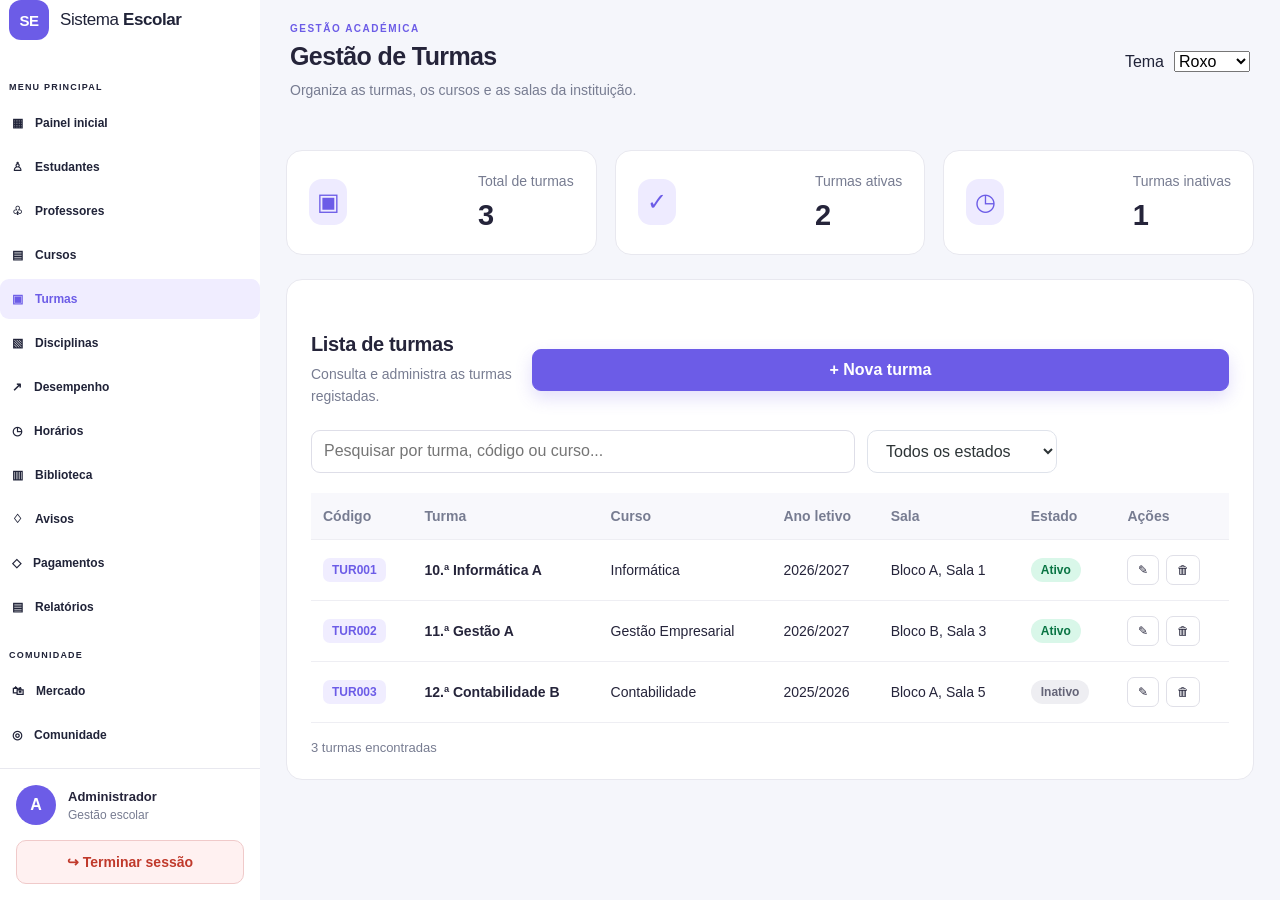
<file: turmas.html>
<!DOCTYPE html>
<html lang="pt">
<head>
    <meta charset="UTF-8">
    <meta name="viewport" content="width=device-width, initial-scale=1.0">
    <title>Gestão de Turmas | EduGest</title>
    <link rel="stylesheet" href="css/style.css">
    <link rel="stylesheet" href="css/temas.css">
</head>
<body class="theme-purple">

    <div class="mobile-overlay" id="mobileOverlay"></div>

    <aside class="sidebar" id="sidebar">
        <div class="sidebar-header">
            
            <div>
                        <a class="sidebar-brand" href="turmas.html">
      <span class="brand-mark">SE</span>
      <span>Sistema <strong>Escolar</strong></span>
    </a>
            </div>
        </div>

        <nav class="sidebar-nav">
            <p class="menu-title">MENU PRINCIPAL</p>
            <a href="dashboard.html" class="nav-item"><span>▦</span> Painel inicial</a>
            <a href="estudantes.html" class="nav-item"><span>♙</span> Estudantes</a>
            <a href="professores.html" class="nav-item"><span>♧</span> Professores</a>
            <a href="cursos.html" class="nav-item"><span>▤</span> Cursos</a>
            <a href="turmas.html" class="nav-item active"><span>▣</span> Turmas</a>
            <a href="disciplinas.html" class="nav-item"><span>▧</span> Disciplinas</a>
            <a href="desempenho.html" class="nav-item"><span>↗</span> Desempenho</a>
            <a href="horarios.html" class="nav-item"><span>◷</span> Horários</a>
            <a href="biblioteca.html" class="nav-item"><span>▥</span> Biblioteca</a>
            <a href="avisos.html" class="nav-item"><span>♢</span> Avisos</a>
            <a href="pagamentos.html" class="nav-item"><span>◇</span> Pagamentos</a>
            <a href="relatorios.html" class="nav-item"><span>▤</span> Relatórios</a>

            <p class="menu-title">COMUNIDADE</p>
            <a href="mercado.html" class="nav-item"><span>🛍</span> Mercado</a>
            <a href="comunidade.html" class="nav-item"><span>◎</span> Comunidade</a>
            <a href="grupos.html" class="nav-item"><span>♧</span> Grupos</a>

            <p class="menu-title">PREFERÊNCIAS</p>
            <a href="perfil.html" class="nav-item"><span>♙</span> Meu perfil</a>
            <a href="configuracoes.html" class="nav-item"><span>⚙</span> Configurações</a>
        </nav>

        <div class="sidebar-bottom">
            <div class="user-mini">
                <div class="user-avatar">A</div>
                <div>
                    <strong>Administrador</strong>
                    <small>Gestão escolar</small>
                </div>
            </div>
            <button class="logout-button" id="logoutButton" type="button">
                ↪ Terminar sessão
            </button>
        </div>
    </aside>

    <main class="main-content">
        <header class="topbar">
            <div class="topbar-left">
                <button class="mobile-menu-button" id="mobileMenuButton"
                    type="button" aria-label="Abrir menu">☰</button>

                <div class="page-title-block">
                    <span class="page-title-label">GESTÃO ACADÉMICA</span>
                    <h1>Gestão de Turmas</h1>
                    <p>Organiza as turmas, os cursos e as salas da instituição.</p>
                </div>
            </div>

            <div class="topbar-actions">
                <label class="theme-label" for="themeSelect">Tema</label>
                <select id="themeSelect" aria-label="Selecionar tema">
                    <option value="purple">Roxo</option>
                    <option value="blue">Azul</option>
                    <option value="green">Verde</option>
                    <option value="orange">Laranja</option>
                    <option value="pink">Rosa</option>
                </select>
            </div>
        </header>

        <section class="page-content">
            <div class="student-stats">
                <article class="student-stat-card">
                    <div class="stat-icon">▣</div>
                    <div>
                        <p>Total de turmas</p>
                        <h2 id="totalClasses">0</h2>
                    </div>
                </article>

                <article class="student-stat-card">
                    <div class="stat-icon">✓</div>
                    <div>
                        <p>Turmas ativas</p>
                        <h2 id="activeClasses">0</h2>
                    </div>
                </article>

                <article class="student-stat-card">
                    <div class="stat-icon">◷</div>
                    <div>
                        <p>Turmas inativas</p>
                        <h2 id="inactiveClasses">0</h2>
                    </div>
                </article>
            </div>

            <section class="content-card">
                <div class="section-heading">
                    <div>
                        <h2>Lista de turmas</h2>
                        <p>Consulta e administra as turmas registadas.</p>
                    </div>
                    <button class="primary-button" id="addClassButton" type="button">
                        + Nova turma
                    </button>
                </div>

                <div class="student-toolbar">
                    <div class="search-box">
                        <input type="search" id="classSearch"
                            placeholder="Pesquisar por turma, código ou curso..."
                            aria-label="Pesquisar turmas">
                    </div>

                    <select id="classStatusFilter" aria-label="Filtrar por estado">
                        <option value="all">Todos os estados</option>
                        <option value="Ativo">Ativas</option>
                        <option value="Inativo">Inativas</option>
                    </select>
                </div>

                <div class="table-responsive">
                    <table class="students-table">
                        <thead>
                            <tr>
                                <th>Código</th>
                                <th>Turma</th>
                                <th>Curso</th>
                                <th>Ano letivo</th>
                                <th>Sala</th>
                                <th>Estado</th>
                                <th>Ações</th>
                            </tr>
                        </thead>
                        <tbody id="classesTableBody"></tbody>
                    </table>
                </div>

                <div class="table-footer">
                    <span id="classesCount">0 turmas encontradas</span>
                </div>
            </section>
        </section>
    </main>

    <div class="modal" id="classModal" aria-hidden="true">
        <div class="modal-backdrop" id="classModalBackdrop"></div>

        <div class="modal-content" role="dialog" aria-modal="true"
            aria-labelledby="classModalTitle">
            <div class="modal-heading">
                <div>
                    <h2 id="classModalTitle">Nova turma</h2>
                    <p>Preenche os dados da turma.</p>
                </div>
                <button class="modal-close" id="closeClassModal"
                    type="button" aria-label="Fechar">×</button>
            </div>

            <form id="classForm">
                <input type="hidden" id="classId">

                <div class="form-grid">
                    <div class="form-group">
                        <label for="classCode">Código da turma *</label>
                        <input id="classCode" type="text" maxlength="20"
                            placeholder="Ex.: TUR001" required>
                    </div>

                    <div class="form-group">
                        <label for="className">Nome da turma *</label>
                        <input id="className" type="text" maxlength="80"
                            placeholder="Ex.: 10.ª Informática A" required>
                    </div>

                    <div class="form-group">
                        <label for="classCourse">Curso *</label>
                        <select id="classCourse" required>
                            <option value="">Seleciona um curso</option>
                        </select>
                    </div>

                    <div class="form-group">
                        <label for="classYear">Ano letivo *</label>
                        <input id="classYear" type="text" maxlength="20"
                            placeholder="Ex.: 2026/2027" required>
                    </div>

                    <div class="form-group">
                        <label for="classRoom">Sala</label>
                        <input id="classRoom" type="text" maxlength="50"
                            placeholder="Ex.: Bloco A, Sala 4">
                    </div>

                    <div class="form-group">
                        <label for="classStatus">Estado *</label>
                        <select id="classStatus" required>
                            <option value="Ativo">Ativo</option>
                            <option value="Inativo">Inativo</option>
                        </select>
                    </div>
                </div>

                <p class="form-message" id="classFormMessage" role="alert"></p>

                <div class="modal-actions">
                    <button class="secondary-button" id="cancelClassButton"
                        type="button">Cancelar</button>
                    <button class="primary-button" type="submit">Guardar turma</button>
                </div>
            </form>
        </div>
    </div>

    <script src="js/tema.js" defer></script>
    <script src="js/turmas.js" defer></script>
</body>
</html>
</file>
<file: css/temas.css>
:root,
.theme-purple {
  --primary: #6C5CE7;
  --primary-hover: #5948D6;
  --primary-soft: #F0EDFF;
  --primary-rgb: 108, 92, 231;
}

.theme-blue {
  --primary: #0984E3;
  --primary-hover: #0772C5;
  --primary-soft: #E8F4FF;
  --primary-rgb: 9, 132, 227;
}

.theme-green {
  --primary: #00B894;
  --primary-hover: #009B7C;
  --primary-soft: #E3FAF4;
  --primary-rgb: 0, 184, 148;
}

.theme-orange {
  --primary: #E17055;
  --primary-hover: #C95C42;
  --primary-soft: #FFF0EB;
  --primary-rgb: 225, 112, 85;
}

.theme-pink {
  --primary: #E84393;
  --primary-hover: #CF317E;
  --primary-soft: #FFEAF4;
  --primary-rgb: 232, 67, 147;
}
</file>
<file: css/style.css>
/* =========================================
   SISTEMA ESCOLAR — ESTILOS PRINCIPAIS
   Etapa 1: ecrã de entrada
========================================= */

:root {
  --primary: #6C5CE7;
  --primary-hover: #5948D6;
  --primary-soft: #F0EDFF;
  --primary-rgb: 108, 92, 231;

  --page-bg: #F5F6FB;
  --surface: #FFFFFF;
  --text: #202338;
  --text-muted: #777C91;
  --border: #E6E8F0;
  --input-bg: #FFFFFF;
  --success: #138A60;
  --error: #C43D4B;

  --radius-sm: 9px;
  --radius-md: 14px;
  --radius-lg: 22px;

  --shadow-card: 0 20px 60px rgba(28, 31, 56, 0.08);
}

* {
  box-sizing: border-box;
}

html {
  min-height: 100%;
  scroll-behavior: smooth;
}

body {
  min-height: 100vh;
  margin: 0;
  font-family: Inter, "Segoe UI", Arial, sans-serif;
  color: var(--text);
  background: var(--page-bg);
  -webkit-font-smoothing: antialiased;
}

button,
input,
select {
  font: inherit;
}

button,
select {
  cursor: pointer;
}

button:focus-visible,
input:focus-visible,
select:focus-visible {
  outline: 3px solid rgba(var(--primary-rgb), 0.25);
  outline-offset: 3px;
}

a {
  color: inherit;
}

.sr-only {
  position: absolute;
  width: 1px;
  height: 1px;
  padding: 0;
  margin: -1px;
  overflow: hidden;
  clip: rect(0, 0, 0, 0);
  white-space: nowrap;
  border: 0;
}

/* Estrutura geral */

.login-layout {
  display: grid;
  grid-template-columns: minmax(0, 1fr) minmax(420px, 0.92fr);
  min-height: 100vh;
}

/* Painel de apresentação */

.welcome-panel {
  position: relative;
  display: flex;
  flex-direction: column;
  justify-content: space-between;
  overflow: hidden;
  padding: clamp(28px, 5vw, 68px);
  color: #FFFFFF;
  background:
    radial-gradient(
      circle at 15% 85%,
      rgba(255, 255, 255, 0.13),
      transparent 30%
    ),
    radial-gradient(
      circle at 90% 15%,
      rgba(255, 255, 255, 0.12),
      transparent 28%
    ),
    linear-gradient(145deg, var(--primary), #30265F);
}

.welcome-panel::before,
.welcome-panel::after {
  position: absolute;
  content: "";
  border: 1px solid rgba(255, 255, 255, 0.12);
  border-radius: 50%;
  pointer-events: none;
}

.welcome-panel::before {
  width: 420px;
  height: 420px;
  right: -190px;
  bottom: -160px;
}

.welcome-panel::after {
  width: 270px;
  height: 270px;
  right: -115px;
  bottom: -85px;
}

.brand {
  position: relative;
  z-index: 1;
  display: flex;
  align-items: center;
  gap: 12px;
  font-size: 19px;
  letter-spacing: -0.4px;
}

.brand strong {
  font-weight: 750;
}

.brand-mark {
  display: grid;
  width: 46px;
  height: 46px;
  place-items: center;
  border: 1px solid rgba(255, 255, 255, 0.38);
  border-radius: 14px;
  background: rgba(255, 255, 255, 0.16);
  font-size: 15px;
  font-weight: 800;
  letter-spacing: -0.5px;
}

.welcome-content {
  position: relative;
  z-index: 1;
  max-width: 570px;
  margin: 55px 0;
}

.eyebrow {
  display: inline-block;
  color: var(--primary);
  font-size: 11px;
  font-weight: 800;
  letter-spacing: 1.8px;
}

.welcome-panel .eyebrow {
  color: rgba(255, 255, 255, 0.76);
}

.welcome-content h1 {
  max-width: 560px;
  margin: 20px 0;
  font-size: clamp(32px, 3.4vw, 53px);
  line-height: 1.12;
  letter-spacing: -1.7px;
}

.welcome-content > p {
  max-width: 480px;
  color: rgba(255, 255, 255, 0.8);
  font-size: 15px;
  line-height: 1.8;
}

.feature-list {
  display: grid;
  gap: 18px;
  margin-top: 38px;
}

.feature-item {
  display: flex;
  align-items: center;
  gap: 12px;
  color: rgba(255, 255, 255, 0.94);
  font-size: 14px;
}

.feature-icon {
  display: grid;
  flex: 0 0 25px;
  width: 25px;
  height: 25px;
  place-items: center;
  border: 1px solid rgba(255, 255, 255, 0.25);
  border-radius: 50%;
  background: rgba(255, 255, 255, 0.12);
  font-size: 12px;
  font-weight: 800;
}

.welcome-footer {
  position: relative;
  z-index: 1;
  margin: 0;
  color: rgba(255, 255, 255, 0.66);
  font-size: 12px;
}

/* Painel de entrada */

.login-panel {
  display: flex;
  flex-direction: column;
  justify-content: space-between;
  min-width: 0;
  padding: 28px clamp(24px, 4vw, 58px) 22px;
  background: var(--surface);
}

.login-top {
  display: flex;
  justify-content: flex-end;
  align-items: center;
  min-height: 44px;
}

.mobile-brand {
  display: none;
  font-size: 16px;
  font-weight: 800;
}

.theme-control {
  display: flex;
  align-items: center;
  gap: 8px;
  padding: 8px 10px;
  border: 1px solid var(--border);
  border-radius: var(--radius-sm);
  color: var(--text-muted);
  background: var(--surface);
  font-size: 12px;
}

.theme-control select {
  max-width: 100px;
  border: 0;
  outline: 0;
  color: var(--text);
  background: transparent;
  font-size: 12px;
}

.login-card {
  width: 100%;
  max-width: 430px;
  margin: 44px auto;
}

.login-heading {
  margin-bottom: 30px;
}

.login-heading .eyebrow {
  margin-bottom: 13px;
}

.login-heading h2 {
  margin: 0 0 10px;
  font-size: clamp(25px, 2.4vw, 32px);
  line-height: 1.2;
  letter-spacing: -0.9px;
}

.login-heading p {
  margin: 0;
  color: var(--text-muted);
  font-size: 14px;
  line-height: 1.6;
}

/* Campos */

#loginForm {
  display: grid;
  gap: 21px;
}

.form-field {
  display: grid;
  gap: 9px;
}

.form-field > label {
  font-size: 13px;
  font-weight: 700;
}

.form-field input {
  width: 100%;
  min-width: 0;
  height: 49px;
  padding: 0 14px;
  border: 1px solid var(--border);
  border-radius: var(--radius-sm);
  outline: none;
  color: var(--text);
  background: var(--input-bg);
  font-size: 13px;
  transition: border-color 160ms ease, box-shadow 160ms ease;
}

.form-field input::placeholder {
  color: #A1A5B5;
}

.form-field input:focus {
  border-color: var(--primary);
  box-shadow: 0 0 0 3px rgba(var(--primary-rgb), 0.1);
}

.password-wrap {
  position: relative;
}

.password-wrap input {
  padding-right: 82px;
}

.password-toggle {
  position: absolute;
  top: 50%;
  right: 12px;
  transform: translateY(-50%);
  padding: 6px 0 6px 8px;
  border: 0;
  color: var(--primary);
  background: transparent;
  font-size: 12px;
  font-weight: 700;
}

.form-options {
  display: flex;
  align-items: center;
  justify-content: space-between;
  gap: 10px;
  margin-top: -5px;
}

.remember-option {
  display: flex;
  align-items: center;
  gap: 8px;
  color: var(--text-muted);
  font-size: 12px;
  line-height: 1.5;
}

.remember-option input {
  width: 15px;
  height: 15px;
  margin: 0;
  accent-color: var(--primary);
}

.primary-button {
  display: flex;
  align-items: center;
  justify-content: center;
  gap: 12px;
  width: 100%;
  min-height: 50px;
  padding: 12px 18px;
  border: 0;
  border-radius: var(--radius-sm);
  color: #FFFFFF;
  background: var(--primary);
  box-shadow: 0 7px 17px rgba(var(--primary-rgb), 0.2);
  font-size: 13px;
  font-weight: 750;
  transition: background 160ms ease, transform 160ms ease;
}

.primary-button:hover {
  background: var(--primary-hover);
  transform: translateY(-1px);
}

.primary-button:active {
  transform: translateY(0);
}

.primary-button:disabled {
  cursor: wait;
  opacity: 0.7;
}

.form-message {
  display: none;
  margin: -8px 0 0;
  padding: 11px 12px;
  border-radius: var(--radius-sm);
  font-size: 12px;
  line-height: 1.6;
}

.form-message.is-visible {
  display: block;
}

.form-message.is-error {
  color: var(--error);
  background: #FFF0F1;
}

.form-message.is-success {
  color: var(--success);
  background: #E8F8F1;
}

/* Informação de demonstração */

.demo-note {
  margin-top: 26px;
  padding: 16px;
  border: 1px dashed var(--border);
  border-radius: var(--radius-md);
  background: var(--page-bg);
}

.demo-note > strong {
  display: block;
  margin-bottom: 8px;
  font-size: 12px;
}

.demo-note p {
  margin: 5px 0;
  color: var(--text-muted);
  font-size: 12px;
}

.demo-note code {
  padding: 2px 5px;
  border-radius: 4px;
  color: var(--text);
  background: var(--surface);
  font-family: Consolas, monospace;
}

.demo-fill-button {
  margin-top: 11px;
  padding: 0;
  border: 0;
  color: var(--primary);
  background: transparent;
  font-size: 12px;
  font-weight: 750;
  text-align: left;
}

.demo-fill-button:hover {
  text-decoration: underline;
}

.security-note {
  margin: 17px 0 0;
  color: var(--text-muted);
  font-size: 11px;
  line-height: 1.7;
  text-align: center;
}

.login-footer {
  display: flex;
  flex-wrap: wrap;
  justify-content: space-between;
  gap: 8px;
  color: var(--text-muted);
  font-size: 10px;
}

/* Acessibilidade e adaptação a ecrãs */

@media (min-width: 1500px) {
  .login-layout {
    grid-template-columns: 1.05fr 0.95fr;
  }

  .login-panel {
    padding-right: 70px;
    padding-left: 70px;
  }
}

@media (max-width: 1050px) {
  .login-layout {
    grid-template-columns: minmax(0, 0.9fr) minmax(390px, 1fr);
  }

  .welcome-panel {
    padding: 36px;
  }

  .welcome-content h1 {
    font-size: clamp(30px, 4vw, 42px);
  }

  .login-panel {
    padding-right: 28px;
    padding-left: 28px;
  }
}

@media (max-width: 760px) {
  .login-layout {
    display: block;
  }

  .welcome-panel {
    display: none;
  }

  .login-panel {
    min-height: 100vh;
    padding: 22px clamp(20px, 6vw, 40px) 18px;
  }

  .login-top {
    justify-content: space-between;
  }

  .mobile-brand {
    display: inline-block;
  }

  .login-card {
    max-width: 440px;
    margin: 45px auto;
  }

  .login-heading h2 {
    font-size: 29px;
  }

  .login-footer {
    max-width: 440px;
    width: 100%;
    margin: 0 auto;
  }
}

@media (max-width: 380px) {
  .login-panel {
    padding-right: 16px;
    padding-left: 16px;
  }

  .login-card {
    margin-top: 32px;
    margin-bottom: 32px;
  }

  .login-heading h2 {
    font-size: 25px;
  }

  .form-field input {
    height: 46px;
  }

  .login-footer {
    flex-direction: column;
  }
}

@media (prefers-reduced-motion: reduce) {
  *,
  *::before,
  *::after {
    scroll-behavior: auto !important;
    transition-duration: 0.01ms !important;
    animation-duration: 0.01ms !important;
  }
}

/* =========================================
   ETAPA 2 — DASHBOARD
========================================= */

.dashboard-page {
  --dash-bg: #F5F6FB;
  --dash-surface: #FFFFFF;
  --dash-text: #202338;
  --dash-muted: #777C91;
  --dash-border: #E9EAF2;
  display: flex;
  min-height: 100vh;
  background: var(--dash-bg);
  color: var(--dash-text);
}

.dashboard-page .sidebar {
  position: fixed;
  z-index: 30;
  top: 0;
  bottom: 0;
  left: 0;
  display: flex;
  flex-direction: column;
  width: 255px;
  padding: 22px 15px 15px;
  overflow-y: auto;
  border-right: 1px solid var(--dash-border);
  background: var(--dash-surface);
}

.sidebar-brand {
  display: flex;
  align-items: center;
  gap: 11px;
  padding: 0 9px 23px;
  color: var(--dash-text);
  text-decoration: none;
  font-size: 17px;
  letter-spacing: -0.4px;
}

.sidebar-brand strong {
  font-weight: 800;
}

.sidebar-brand .brand-mark {
  width: 40px;
  height: 40px;
  flex: 0 0 40px;
  border: 0;
  border-radius: 12px;
  color: #FFFFFF;
  background: var(--primary);
}

.school-label {
  display: flex;
  align-items: center;
  gap: 8px;
  margin: 0 4px 17px;
  padding: 11px;
  border-radius: 9px;
  color: var(--dash-muted);
  background: var(--dash-bg);
  font-size: 11px;
}

.school-dot {
  width: 7px;
  height: 7px;
  border-radius: 50%;
  background: #00B894;
}

.sidebar-nav {
  display: grid;
  align-content: start;
  gap: 4px;
}

.menu-title {
  margin: 19px 9px 7px;
  color: var(--dash-muted);
  font-size: 9px;
  font-weight: 800;
  letter-spacing: 1.2px;
}

.nav-item {
  display: flex;
  align-items: center;
  gap: 12px;
  min-height: 40px;
  padding: 10px 12px;
  border-radius: 9px;
  color: var(--dash-muted);
  font-size: 12px;
  font-weight: 600;
  text-decoration: none;
  transition: background 150ms ease, color 150ms ease;
}

.nav-item:hover {
  color: var(--primary);
  background: var(--primary-soft);
}

.nav-item.active {
  color: var(--primary);
  background: var(--primary-soft);
  font-weight: 750;
}

.nav-icon {
  display: inline-grid;
  flex: 0 0 20px;
  width: 20px;
  place-items: center;
  font-size: 17px;
}

.sidebar-bottom {
  margin-top: auto;
  padding-top: 20px;
}

.sidebar-user {
  display: flex;
  align-items: center;
  gap: 9px;
  margin-top: 13px;
  padding: 13px 5px 0;
  border-top: 1px solid var(--dash-border);
}

.avatar {
  display: grid;
  flex: 0 0 36px;
  width: 36px;
  height: 36px;
  place-items: center;
  border-radius: 12px;
  color: var(--primary);
  background: var(--primary-soft);
  font-size: 11px;
  font-weight: 800;
}

.sidebar-user-info {
  display: grid;
  min-width: 0;
  flex: 1;
  gap: 4px;
}

.sidebar-user-info strong,
.profile-label strong {
  overflow: hidden;
  color: var(--dash-text);
  font-size: 11px;
  text-overflow: ellipsis;
  white-space: nowrap;
}

.sidebar-user-info span,
.profile-label small {
  color: var(--dash-muted);
  font-size: 10px;
}

.logout-icon,
.icon-button {
  display: inline-grid;
  position: relative;
  flex: 0 0 38px;
  width: 38px;
  height: 38px;
  place-items: center;
  border: 1px solid var(--dash-border);
  border-radius: 10px;
  color: var(--dash-muted);
  background: var(--dash-surface);
  font-size: 17px;
}

.logout-icon {
  border: 0;
  background: transparent;
}

.logout-icon:hover,
.icon-button:hover {
  color: var(--primary);
  background: var(--primary-soft);
}

.dashboard-main {
  min-width: 0;
  flex: 1;
  margin-left: 255px;
}

.topbar {
  position: sticky;
  z-index: 20;
  top: 0;
  display: flex;
  align-items: center;
  justify-content: space-between;
  gap: 20px;
  min-height: 83px;
  padding: 15px 30px;
  border-bottom: 1px solid var(--dash-border);
  background: var(--dash-surface);
}

.topbar-left,
.topbar-actions {
  display: flex;
  align-items: center;
  gap: 15px;
}

.topbar-left h1 {
  margin: 5px 0 0;
  font-size: 21px;
  letter-spacing: -0.6px;
}

.breadcrumb {
  margin: 0;
  color: var(--dash-muted);
  font-size: 10px;
}

.topbar-actions {
  gap: 12px;
}

.dashboard-theme-control {
  border-color: var(--dash-border);
}

.notification-dot {
  position: absolute;
  top: 7px;
  right: 7px;
  width: 7px;
  height: 7px;
  border: 1px solid var(--dash-surface);
  border-radius: 50%;
  background: #E17055;
}

.topbar-profile {
  display: flex;
  align-items: center;
  gap: 9px;
  text-decoration: none;
}

.profile-label {
  display: grid;
  gap: 4px;
}

.mobile-menu-button {
  display: none;
}

.dashboard-content {
  width: 100%;
  max-width: 1600px;
  margin: 0 auto;
  padding: 27px 30px;
}

.welcome-banner {
  position: relative;
  display: flex;
  align-items: center;
  justify-content: space-between;
  min-height: 180px;
  padding: 28px 32px;
  overflow: hidden;
  border-radius: 17px;
  color: #FFFFFF;
  background: linear-gradient(115deg, var(--primary), #30265F);
}

.welcome-tag {
  color: rgba(255, 255, 255, 0.77);
  font-size: 9px;
  font-weight: 800;
  letter-spacing: 1.7px;
}

.welcome-banner h2 {
  position: relative;
  z-index: 1;
  margin: 13px 0 8px;
  font-size: clamp(22px, 2.4vw, 31px);
  letter-spacing: -0.9px;
}

.welcome-banner p {
  position: relative;
  z-index: 1;
  margin: 0 0 14px;
  color: rgba(255, 255, 255, 0.82);
  font-size: 12px;
  line-height: 1.7;
}

.welcome-date {
  color: rgba(255, 255, 255, 0.78);
  font-size: 10px;
}

.welcome-decoration {
  position: absolute;
  right: 38px;
  display: grid;
  width: 130px;
  height: 130px;
  place-items: center;
  border: 1px solid rgba(255, 255, 255, 0.23);
  border-radius: 35px;
  color: rgba(255, 255, 255, 0.18);
  background: rgba(255, 255, 255, 0.08);
  font-size: 38px;
  font-weight: 900;
  transform: rotate(12deg);
}

.section-heading {
  display: flex;
  align-items: center;
  justify-content: space-between;
  margin: 29px 0 16px;
}

.section-heading h2,
.card-heading h2 {
  margin: 0;
  font-size: 16px;
  letter-spacing: -0.35px;
}

.section-heading p,
.card-heading p {
  margin: 6px 0 0;
  color: var(--dash-muted);
  font-size: 11px;
  line-height: 1.6;
}

.stats-grid {
  display: grid;
  grid-template-columns: repeat(4, minmax(0, 1fr));
  gap: 15px;
}

.stat-card {
  min-width: 0;
  padding: 19px;
  border: 1px solid var(--dash-border);
  border-radius: 14px;
  background: var(--dash-surface);
}

.stat-top {
  display: flex;
  align-items: center;
  justify-content: space-between;
  gap: 8px;
}

.stat-label {
  color: var(--dash-muted);
  font-size: 11px;
  line-height: 1.5;
}

.stat-icon,
.activity-symbol {
  display: grid;
  flex: 0 0 38px;
  width: 38px;
  height: 38px;
  place-items: center;
  border-radius: 12px;
  font-size: 18px;
}

.stat-purple,
.activity-purple {
  color: #6C5CE7;
  background: #F0EDFF;
}

.stat-blue,
.activity-blue {
  color: #0984E3;
  background: #E8F4FF;
}

.stat-green,
.activity-green {
  color: #00A883;
  background: #E3FAF4;
}

.stat-orange,
.activity-orange {
  color: #D76549;
  background: #FFF0EB;
}

.stat-number {
  display: block;
  margin-top: 17px;
  font-size: clamp(24px, 2.3vw, 31px);
  letter-spacing: -1px;
}

.stat-foot {
  display: block;
  margin-top: 7px;
  color: var(--dash-muted);
  font-size: 10px;
  line-height: 1.5;
}

.dashboard-grid {
  display: grid;
  grid-template-columns: minmax(0, 1.3fr) minmax(260px, 0.8fr);
  gap: 18px;
  margin-top: 23px;
}

.content-card {
  min-width: 0;
  padding: 22px;
  border: 1px solid var(--dash-border);
  border-radius: 14px;
  background: var(--dash-surface);
}

.card-heading {
  display: flex;
  align-items: center;
  justify-content: space-between;
  gap: 12px;
  margin-bottom: 18px;
}

.card-heading-icon {
  display: grid;
  width: 35px;
  height: 35px;
  place-items: center;
  border-radius: 10px;
  color: var(--primary);
  background: var(--primary-soft);
  font-size: 18px;
}

.activity-list {
  display: grid;
}

.activity-item {
  display: flex;
  align-items: center;
  gap: 12px;
  padding: 15px 0;
  border-bottom: 1px solid var(--dash-border);
}

.activity-item:last-child {
  border-bottom: 0;
}

.activity-text {
  min-width: 0;
  flex: 1;
}

.activity-text strong,
.notice-item strong {
  display: block;
  color: var(--dash-text);
  font-size: 11px;
  line-height: 1.5;
}

.activity-text p,
.notice-item p {
  margin: 5px 0 0;
  color: var(--dash-muted);
  font-size: 10px;
  line-height: 1.7;
}

.activity-time {
  color: var(--dash-muted);
  font-size: 9px;
  white-space: nowrap;
}

.notice-item {
  display: flex;
  align-items: flex-start;
  gap: 12px;
  padding: 15px 0;
  border-bottom: 1px solid var(--dash-border);
}

.notice-marker {
  flex: 0 0 9px;
  width: 9px;
  height: 9px;
  margin-top: 4px;
  border-radius: 50%;
  background: var(--primary);
}

.notice-marker-blue {
  background: #0984E3;
}

.notice-date {
  display: block;
  margin-top: 10px;
  color: var(--dash-muted);
  font-size: 9px;
}

.view-all-link {
  display: flex;
  align-items: center;
  justify-content: space-between;
  gap: 8px;
  margin-top: 19px;
  color: var(--primary);
  font-size: 11px;
  font-weight: 750;
  text-decoration: none;
}

.view-all-link:hover {
  text-decoration: underline;
}

.dashboard-footer {
  display: flex;
  flex-wrap: wrap;
  justify-content: space-between;
  gap: 8px;
  margin-top: 26px;
  padding: 16px 0;
  border-top: 1px solid var(--dash-border);
  color: var(--dash-muted);
  font-size: 10px;
  line-height: 1.6;
}

.mobile-overlay {
  display: none;
}

/* Responsividade do painel */

@media (max-width: 1200px) {
  .dashboard-page .sidebar {
    width: 235px;
  }

  .dashboard-main {
    margin-left: 235px;
  }

  .dashboard-content {
    padding-right: 22px;
    padding-left: 22px;
  }

  .topbar {
    padding-right: 22px;
    padding-left: 22px;
  }

  .stats-grid {
    grid-template-columns: repeat(2, minmax(0, 1fr));
  }
}

@media (max-width: 900px) {
  .dashboard-page .sidebar {
    z-index: 50;
    width: 270px;
    transform: translateX(-100%);
    transition: transform 200ms ease;
  }

  .dashboard-page .sidebar.is-open {
    transform: translateX(0);
  }

  .dashboard-main {
    margin-left: 0;
  }

  .mobile-menu-button {
    display: inline-grid;
  }

  .mobile-overlay.is-visible {
    position: fixed;
    z-index: 40;
    inset: 0;
    display: block;
    background: rgba(20, 22, 38, 0.45);
  }

  .dashboard-grid {
    grid-template-columns: 1fr;
  }
}

@media (max-width: 600px) {
  .topbar {
    align-items: flex-start;
    gap: 10px;
    padding: 14px 15px;
  }

  .topbar-left {
    gap: 9px;
  }

  .topbar-left h1 {
    font-size: 17px;
  }

  .breadcrumb {
    font-size: 9px;
  }

  .topbar-actions {
    gap: 7px;
  }

  .profile-label {
    display: none;
  }

  .dashboard-theme-control {
    gap: 4px;
    padding: 7px;
  }

  .dashboard-theme-control select {
    max-width: 65px;
  }

  .topbar-actions .icon-button {
    width: 34px;
    height: 34px;
    flex-basis: 34px;
  }

  .dashboard-content {
    padding: 17px 13px;
  }

  .welcome-banner {
    min-height: 170px;
    padding: 22px 19px;
  }

  .welcome-banner h2 {
    max-width: 270px;
    font-size: 23px;
  }

  .welcome-banner p {
    max-width: 270px;
    font-size: 11px;
  }

  .welcome-decoration {
    right: -35px;
    bottom: -35px;
    width: 100px;
    height: 100px;
    font-size: 27px;
  }

  .stats-grid {
    gap: 10px;
  }

  .stat-card {
    padding: 14px;
  }

  .stat-label {
    font-size: 10px;
  }

  .stat-icon {
    width: 31px;
    height: 31px;
    flex-basis: 31px;
    font-size: 15px;
  }

  .stat-number {
    margin-top: 13px;
    font-size: 25px;
  }

  .content-card {
    padding: 16px;
  }

  .activity-item {
    gap: 9px;
  }

  .activity-symbol {
    width: 32px;
    height: 32px;
    flex-basis: 32px;
  }

  .activity-time {
    display: none;
  }

  .dashboard-footer {
    flex-direction: column;
  }
}

@media (prefers-reduced-motion: reduce) {
  .dashboard-page .sidebar {
    transition: none;
  }
}

/* ========================================
   GESTÃO DE ESTUDANTES
======================================== */

[hidden] {
    display: none !important;
}

.page-content {
    padding: 26px;
}

.student-stats {
    display: grid;
    grid-template-columns: repeat(3, minmax(0, 1fr));
    gap: 18px;
    margin-bottom: 24px;
}

.student-stat-card {
    background: var(--card-bg, #ffffff);
    border: 1px solid var(--border-color, #e8e8ef);
    border-radius: 16px;
    padding: 22px;
    display: flex;
    justify-content: space-between;
    align-items: center;
    gap: 12px;
}

.student-stat-card p {
    margin: 0 0 10px;
    color: var(--text-muted, #77778a);
    font-size: 14px;
}

.student-stat-card h2 {
    margin: 0;
    font-size: 29px;
    color: var(--text-color, #25243a);
}

.stat-icon {
    width: 46px;
    height: 46px;
    display: grid;
    place-items: center;
    border-radius: 13px;
    background: var(--primary-light, #eeebff);
    color: var(--primary-color, #6c5ce7);
    font-size: 24px;
}

.content-card {
    background: var(--card-bg, #ffffff);
    border: 1px solid var(--border-color, #e8e8ef);
    border-radius: 16px;
    padding: 24px;
    min-width: 0;
}

.section-heading {
    display: flex;
    align-items: center;
    justify-content: space-between;
    gap: 16px;
    margin-bottom: 22px;
}

.section-heading h2 {
    margin: 0 0 7px;
    color: var(--text-color, #25243a);
    font-size: 20px;
}

.section-heading p,
.modal-heading p {
    margin: 0;
    color: var(--text-muted, #77778a);
    font-size: 14px;
}

.primary-button,
.secondary-button {
    min-height: 42px;
    padding: 10px 17px;
    border-radius: 9px;
    font: inherit;
    font-weight: 600;
    cursor: pointer;
    transition: opacity 0.2s, transform 0.2s;
}

.primary-button {
    border: 1px solid var(--primary-color, #6c5ce7);
    background: var(--primary-color, #6c5ce7);
    color: #ffffff;
}

.secondary-button {
    border: 1px solid var(--border-color, #e0e0e8);
    background: var(--card-bg, #ffffff);
    color: var(--text-color, #25243a);
}

.primary-button:hover,
.secondary-button:hover {
    opacity: 0.88;
}

.student-toolbar {
    display: grid;
    grid-template-columns: minmax(200px, 1fr) 190px 160px;
    gap: 12px;
    margin-bottom: 20px;
}

.student-toolbar input,
.student-toolbar select,
.form-group input,
.form-group select {
    width: 100%;
    min-width: 0;
    min-height: 43px;
    padding: 10px 12px;
    border: 1px solid var(--border-color, #dedee8);
    border-radius: 9px;
    background: var(--card-bg, #ffffff);
    color: var(--text-color, #25243a);
    font: inherit;
}

.student-toolbar input:focus,
.student-toolbar select:focus,
.form-group input:focus,
.form-group select:focus {
    outline: 2px solid var(--primary-color, #6c5ce7);
    outline-offset: 1px;
}

.table-responsive {
    width: 100%;
    overflow-x: auto;
}

.students-table {
    width: 100%;
    border-collapse: collapse;
    text-align: left;
}

.students-table th,
.students-table td {
    padding: 15px 12px;
    border-bottom: 1px solid var(--border-color, #eeeeF3);
    font-size: 14px;
    white-space: nowrap;
}

.students-table th {
    background: var(--table-head-bg, #f8f8fc);
    color: var(--text-muted, #77778a);
    font-weight: 600;
}

.students-table td {
    color: var(--text-color, #25243a);
}

.students-table tbody tr:hover {
    background: var(--table-hover-bg, #faf9ff);
}

.student-name-cell {
    font-weight: 600;
}

.status-badge {
    display: inline-block;
    padding: 5px 10px;
    border-radius: 20px;
    font-size: 12px;
    font-weight: 600;
}

.status-active {
    background: #d9f7e9;
    color: #087443;
}

.status-inactive {
    background: #eeeeF2;
    color: #646477;
}

.action-buttons {
    display: flex;
    gap: 7px;
}

.action-button {
    border: 1px solid var(--border-color, #e0e0e8);
    background: var(--card-bg, #ffffff);
    color: var(--text-color, #25243a);
    border-radius: 7px;
    padding: 7px 10px;
    cursor: pointer;
    font: inherit;
    font-size: 12px;
}

.action-button.delete {
    color: #c0392b;
}

.table-footer {
    margin: 17px 0 0;
    color: var(--text-muted, #77778a);
    font-size: 13px;
}

.modal {
    position: fixed;
    inset: 0;
    z-index: 1000;
    display: grid;
    place-items: center;
    padding: 18px;
}

.modal-backdrop {
    position: absolute;
    inset: 0;
    background: rgba(18, 18, 35, 0.55);
}

.modal-content {
    position: relative;
    z-index: 1;
    width: min(100%, 650px);
    max-height: 90vh;
    overflow-y: auto;
    padding: 26px;
    border-radius: 16px;
    background: var(--card-bg, #ffffff);
    color: var(--text-color, #25243a);
    box-shadow: 0 20px 60px rgba(0, 0, 0, 0.18);
}

.modal-heading {
    display: flex;
    align-items: flex-start;
    justify-content: space-between;
    gap: 16px;
    margin-bottom: 24px;
}

.modal-heading h2 {
    margin: 0 0 7px;
}

.modal-close {
    border: 0;
    background: transparent;
    color: var(--text-color, #25243a);
    font-size: 28px;
    cursor: pointer;
}

.form-grid {
    display: grid;
    grid-template-columns: repeat(2, minmax(0, 1fr));
    gap: 18px;
}

.form-group {
    min-width: 0;
    display: flex;
    flex-direction: column;
    gap: 8px;
}

.form-group label {
    font-size: 13px;
    font-weight: 600;
}

.form-message {
    color: #c0392b;
    font-size: 13px;
}

.modal-actions {
    display: flex;
    justify-content: flex-end;
    gap: 10px;
    margin-top: 22px;
}

@media (max-width: 900px) {
    .student-stats {
        grid-template-columns: repeat(2, minmax(0, 1fr));
    }

    .student-toolbar {
        grid-template-columns: 1fr 1fr;
    }

    .student-toolbar input {
        grid-column: 1 / -1;
    }
}

@media (max-width: 600px) {
    .page-content {
        padding: 15px;
    }

    .student-stats {
        grid-template-columns: 1fr;
        gap: 12px;
    }

    .student-stat-card {
        padding: 17px;
    }

    .content-card {
        padding: 16px;
    }

    .section-heading {
        align-items: stretch;
        flex-direction: column;
    }

    .section-heading .primary-button {
        width: 100%;
    }

    .student-toolbar {
        grid-template-columns: 1fr;
    }

    .student-toolbar input {
        grid-column: auto;
    }

    .form-grid {
        grid-template-columns: 1fr;
    }

    .modal-content {
        padding: 19px;
    }

    .modal-actions {
        flex-direction: column-reverse;
    }

    .modal-actions button {
        width: 100%;
    }
}

/* =========================================
   CORREÇÃO DO MENU LATERAL E DO CONTEÚDO
========================================= */

.sidebar {
    position: fixed;
    top: 0;
    left: 0;
    bottom: 0;
    width: 260px;
    height: 100vh;
    overflow-y: auto;
    display: flex;
    flex-direction: column;
    background: var(--card-bg, #ffffff);
    z-index: 1001;
    transform: translateX(0);
    transition: transform 0.3s ease;
    box-sizing: border-box;
}

.sidebar-nav {
    flex: 1;
    overflow-y: auto;
    min-height: 0;
}

.main-content {
    min-width: 0;
    min-height: 100vh;
    margin-left: 260px;
    width: calc(100% - 260px);
    box-sizing: border-box;
}

.topbar {
    display: flex;
    align-items: center;
    justify-content: space-between;
    gap: 16px;
    flex-wrap: wrap;
}

.topbar-left {
    display: flex;
    align-items: center;
    gap: 14px;
    min-width: 0;
}

.topbar-actions {
    display: flex;
    align-items: center;
    gap: 10px;
}

.mobile-overlay {
    display: none;
}

.mobile-menu-button {
    display: none;
    border: 0;
    background: var(--card-bg, #ffffff);
    color: var(--text-color, #25243a);
    font-size: 25px;
    cursor: pointer;
    padding: 8px 10px;
    border-radius: 8px;
}

/* Telemóveis e tablets */
@media (max-width: 900px) {
    .sidebar {
        width: min(280px, 85vw);
        transform: translateX(-100%);
        visibility: hidden;
    }

    .sidebar.active {
        transform: translateX(0);
        visibility: visible;
    }

    .main-content {
        margin-left: 0;
        width: 100%;
    }

    .mobile-menu-button {
        display: inline-flex;
        align-items: center;
        justify-content: center;
        flex-shrink: 0;
    }

    .mobile-overlay {
        display: block;
        position: fixed;
        inset: 0;
        z-index: 1000;
        background: rgba(0, 0, 0, 0.45);
        opacity: 0;
        visibility: hidden;
        pointer-events: none;
        transition: opacity 0.3s ease, visibility 0.3s ease;
    }

    .mobile-overlay.active {
        opacity: 1;
        visibility: visible;
        pointer-events: auto;
    }

    .topbar {
        padding: 15px;
    }
}

@media (max-width: 480px) {
    .topbar-left h1 {
        font-size: 19px;
    }

    .topbar-left p {
        font-size: 12px;
    }

    .topbar-actions {
        width: 100%;
        justify-content: flex-end;
    }
}

/* Botão Terminar Sessão */
.sidebar-bottom {
    margin-top: auto;
    padding: 16px;
    border-top: 1px solid var(--border-color, #e8e8ef);
    background: var(--card-bg, #ffffff);
}

.logout-button {
    display: flex;
    align-items: center;
    justify-content: center;
    gap: 10px;
    width: 100%;
    min-height: 44px;
    padding: 11px 14px;
    border: 1px solid #f0caca;
    border-radius: 10px;
    background: #fff1f1;
    color: #c0392b;
    font-size: 14px;
    font-weight: 600;
    cursor: pointer;
    transition: background 0.2s ease, transform 0.2s ease;
}

.logout-button:hover {
    background: #ffe1e1;
    transform: translateY(-1px);
}

.logout-button:focus-visible {
    outline: 2px solid #c0392b;
    outline-offset: 3px;
}

.user-mini {
    display: flex;
    align-items: center;
    gap: 12px;
    margin-bottom: 15px;
    min-width: 0;
}

.user-mini > div:last-child {
    display: flex;
    flex-direction: column;
    min-width: 0;
}

.user-mini strong {
    color: var(--text-color, #25243a);
    font-size: 13px;
}

.user-mini small {
    margin-top: 4px;
    color: var(--text-muted, #77778a);
    font-size: 12px;
}

.user-avatar {
    display: grid;
    place-items: center;
    flex-shrink: 0;
    width: 40px;
    height: 40px;
    border-radius: 50%;
    background: var(--primary-color, #6c5ce7);
    color: #ffffff;
    font-weight: 700;
}

/* Cabeçalho da página de estudantes */

.page-title-block {
    display: flex;
    flex-direction: column;
    gap: 6px;
    padding: 8px 0;
}

.page-title-label {
    display: inline-block;
    width: fit-content;
    color: var(--primary-color, #6c5ce7);
    font-size: 10px;
    font-weight: 800;
    letter-spacing: 1.5px;
}

.page-title-block h1 {
    margin: 0;
    color: var(--text-color, #25243a);
    font-size: 25px;
    font-weight: 750;
    line-height: 1.3;
}

.page-title-block p {
    margin: 0;
    color: var(--text-muted, #77778a);
    font-size: 14px;
    line-height: 1.6;
}

/* O cabeçalho acompanha o movimento normal da página */
.topbar {
    position: relative;
    width: 100%;
    box-sizing: border-box;
}

/* Ajustes para telemóveis */
@media (max-width: 600px) {
    .page-title-block h1 {
        font-size: 20px;
    }

    .page-title-block p {
        font-size: 12px;
    }

    .page-title-label {
        font-size: 9px;
    }
}

/* ========================================
   GESTÃO DE PROFESSORES
======================================== */

.teacher-email {
    display: block;
    margin-top: 4px;
    color: var(--text-muted, #77778a);
    font-size: 12px;
}

.teacher-empty {
    padding: 24px !important;
    text-align: center;
    color: var(--text-muted, #77778a) !important;
}

#teacherModal .modal-content {
    width: min(100%, 700px);
}

#teacherForm .form-message {
    min-height: 18px;
    margin: 12px 0 0;
}

#teacherForm .form-group input,
#teacherForm .form-group select {
    box-sizing: border-box;
}

@media (max-width: 600px) {
    #teacherModal .modal-content {
        width: 100%;
        max-height: 88vh;
    }

    #teacherModal .modal-heading h2 {
        font-size: 20px;
    }

    #teacherForm .modal-actions {
        flex-direction: column-reverse;
    }

    #teacherForm .modal-actions button {
        width: 100%;
    }
}

/* =========================================
   MÓDULO DE CURSOS
   Acrescentar ao fim de css/style.css
========================================= */

.course-description-group {
    grid-column: 1 / -1;
}

.course-description-group textarea {
    width: 100%;
    min-height: 110px;
    padding: 12px 14px;
    border: 1px solid #dfe3eb;
    border-radius: 10px;
    background: var(--input-bg, #ffffff);
    color: var(--text-color, #2d3436);
    font: inherit;
    font-size: 14px;
    resize: vertical;
    box-sizing: border-box;
    outline: none;
    transition: border-color 0.2s, box-shadow 0.2s;
}

.course-description-group textarea:focus {
    border-color: var(--primary-color, #6c5ce7);
    box-shadow: 0 0 0 3px
        color-mix(in srgb, var(--primary-color, #6c5ce7) 12%, transparent);
}

#courseSearch {
    width: 100%;
    min-width: 0;
    box-sizing: border-box;
}

#courseStatusFilter {
    min-width: 170px;
    padding: 11px 14px;
    border: 1px solid #dfe3eb;
    border-radius: 10px;
    background: var(--input-bg, #ffffff);
    color: var(--text-color, #2d3436);
    font: inherit;
}

.course-code {
    display: inline-block;
    padding: 5px 9px;
    border-radius: 7px;
    background: var(--primary-light, #f0edff);
    color: var(--primary-color, #6c5ce7);
    font-size: 12px;
    font-weight: 700;
    white-space: nowrap;
}

.course-name-cell {
    font-weight: 600;
}

.course-duration {
    white-space: nowrap;
    color: var(--muted-color, #636e72);
}

.course-description-preview {
    display: block;
    max-width: 260px;
    margin-top: 4px;
    overflow: hidden;
    color: var(--muted-color, #636e72);
    font-size: 12px;
    font-weight: 400;
    text-overflow: ellipsis;
    white-space: nowrap;
}

.course-empty-state {
    padding: 32px 16px !important;
    color: var(--muted-color, #636e72);
    text-align: center;
}

#courseFormMessage {
    margin: 12px 0 0;
    font-size: 13px;
}

#courseFormMessage:empty {
    display: none;
}

#courseFormMessage.error {
    color: #d63031;
}

#courseFormMessage.success {
    color: #008f69;
}

#courseModal .modal-content {
    max-height: 90vh;
    overflow-y: auto;
}

@media (max-width: 600px) {
    #courseStatusFilter {
        width: 100%;
        min-width: 0;
    }

    #courseModal .form-grid {
        grid-template-columns: 1fr;
    }

    .course-description-group {
        grid-column: auto;
    }

    #courseModal .modal-actions {
        flex-direction: column-reverse;
    }

    #courseModal .modal-actions button {
        width: 100%;
    }
}

/* Visibilidade do modal de cursos */
#courseModal {
    display: none;
}

#courseModal.show {
    display: flex;
    position: fixed;
    inset: 0;
    z-index: 2000;
    align-items: center;
    justify-content: center;
    padding: 16px;
    box-sizing: border-box;
}

#courseModal .modal-backdrop {
    position: absolute;
    inset: 0;
    background: rgba(20, 24, 40, 0.55);
}

#courseModal .modal-content {
    position: relative;
    z-index: 1;
    width: 100%;
    max-width: 650px;
    box-sizing: border-box;
}

body.modal-open {
    overflow: hidden;
}

/* =========================================
   MÓDULO DE TURMAS
   Acrescentar ao fim de css/style.css
========================================= */

#classModal {
    display: none;
}

#classModal.show {
    display: flex;
    position: fixed;
    inset: 0;
    z-index: 2000;
    align-items: center;
    justify-content: center;
    padding: 16px;
    box-sizing: border-box;
}

#classModal .modal-backdrop {
    position: absolute;
    inset: 0;
    background: rgba(20, 24, 40, 0.55);
}

#classModal .modal-content {
    position: relative;
    z-index: 1;
    width: 100%;
    max-width: 760px;
    max-height: 90vh;
    overflow-y: auto;
    box-sizing: border-box;
}

#classSearch,
#classStatusFilter,
#classCourse {
    box-sizing: border-box;
}

#classStatusFilter {
    min-width: 160px;
    padding: 11px 14px;
    border: 1px solid #dfe3eb;
    border-radius: 10px;
    background: var(--input-bg, #ffffff);
    color: var(--text-color, #2d3436);
    font: inherit;
}

.class-code {
    display: inline-block;
    padding: 5px 9px;
    border-radius: 7px;
    background: var(--primary-light, #f0edff);
    color: var(--primary-color, #6c5ce7);
    font-size: 12px;
    font-weight: 700;
    white-space: nowrap;
}

.class-name-cell {
    font-weight: 600;
}

.class-empty-state {
    padding: 32px 16px !important;
    color: var(--muted-color, #636e72);
    text-align: center;
}

#classFormMessage {
    margin: 12px 0 0;
    font-size: 13px;
}

#classFormMessage:empty {
    display: none;
}

#classFormMessage.error {
    color: #d63031;
}

#classFormMessage.success {
    color: #008f69;
}

@media (max-width: 600px) {
    #classStatusFilter {
        width: 100%;
        min-width: 0;
    }

    #classModal .form-grid {
        grid-template-columns: 1fr;
    }

    #classModal .modal-actions {
        flex-direction: column-reverse;
    }

    #classModal .modal-actions button {
        width: 100%;
    }
}

body.modal-open {
    overflow: hidden;
}

/* CORREÇÃO GLOBAL DO MENU PARA TELEMÓVEIS */

@media (max-width: 768px) {
    .sidebar {
        position: fixed !important;
        top: 0;
        left: 0;
        bottom: 0;
        width: 260px;
        height: 100vh;
        height: 100dvh;
        margin: 0;
        z-index: 3000;
        overflow-y: auto;
        transform: translateX(-100%);
        transition: transform 0.25s ease;
        visibility: visible;
    }

    .sidebar.open {
        transform: translateX(0) !important;
    }

    .mobile-overlay {
        display: none;
        position: fixed;
        inset: 0;
        z-index: 2990;
        background: rgba(0, 0, 0, 0.5);
    }

    .mobile-overlay.show {
        display: block !important;
    }

    .main-content {
        width: 100% !important;
        margin-left: 0 !important;
    }

    .mobile-menu-button {
        display: inline-flex !important;
        align-items: center;
        justify-content: center;
        position: relative;
        z-index: 10;
        cursor: pointer;
        pointer-events: auto;
    }

    body.menu-open {
        overflow: hidden;
    }
}

@media (max-width: 768px) {
    .sidebar {
        position: fixed !important;
        top: 0 !important;
        left: 0 !important;
        bottom: 0 !important;
        width: 260px !important;
        height: 100vh !important;
        height: 100dvh !important;
        margin: 0 !important;
        z-index: 3000 !important;
        overflow-y: auto !important;
        transform: translateX(-100%) !important;
        transition: transform 0.25s ease !important;
    }

    .sidebar.open {
        transform: translateX(0) !important;
    }

    .mobile-overlay {
        display: none;
        position: fixed !important;
        inset: 0 !important;
        z-index: 2990 !important;
        background: rgba(0, 0, 0, 0.5);
    }

    .mobile-overlay.show {
        display: block !important;
    }

    .main-content {
        width: 100% !important;
        margin-left: 0 !important;
    }

    .mobile-menu-button {
        display: inline-flex !important;
        position: relative !important;
        z-index: 3010 !important;
        align-items: center;
        justify-content: center;
        cursor: pointer;
        pointer-events: auto;
    }

    body.menu-open {
        overflow: hidden;
    }
}

/* Correção segura do menu lateral no telemóvel */
@media (max-width: 768px) {
    #mobileMenuButton {
        display: flex;
        align-items: center;
        justify-content: center;
        position: relative;
        z-index: 6001;
        cursor: pointer;
        pointer-events: auto;
    }

    #sidebar {
        position: fixed;
        top: 0;
        left: 0;
        bottom: 0;
        width: min(280px, 85vw);
        overflow-y: auto;
        z-index: 6000;
        transform: translateX(-100%);
        visibility: hidden;
        transition: transform 0.25s ease,
                    visibility 0.25s ease;
    }

    #sidebar.open {
        transform: translateX(0);
        visibility: visible;
    }

    #mobileOverlay {
        position: fixed;
        inset: 0;
        z-index: 5999;
        background: rgba(0, 0, 0, 0.45);
        display: none;
    }

    #mobileOverlay.show {
        display: block;
    }

    body.menu-open {
        overflow: hidden;
    }
}

@media (max-width: 768px) {
    #mobileMenuButton {
        position: relative;
        z-index: 6001;
        cursor: pointer;
        pointer-events: auto;
    }

    #sidebar.open {
        transform: translateX(0);
        visibility: visible;
    }

    #mobileOverlay.show {
        display: block;
    }
}

/* =========================================
   CORREÇÃO DO MENU LATERAL E DO CONTEÚDO
========================================= */

.sidebar {
    position: fixed;
    top: 0;
    left: 0;
    bottom: 0;
    width: 260px;
    height: 100vh;
    overflow-y: auto;
    display: flex;
    flex-direction: column;
    background: var(--card-bg, #ffffff);
    z-index: 1001;
    transform: translateX(0);
    transition: transform 0.3s ease;
    box-sizing: border-box;
}

.sidebar-nav {
    flex: 1;
    overflow-y: auto;
    min-height: 0;
}

.main-content {
    min-width: 0;
    min-height: 100vh;
    margin-left: 260px;
    width: calc(100% - 260px);
    box-sizing: border-box;
}

.topbar {
    display: flex;
    align-items: center;
    justify-content: space-between;
    gap: 16px;
    flex-wrap: wrap;
}

.topbar-left {
    display: flex;
    align-items: center;
    gap: 14px;
    min-width: 0;
}

.topbar-actions {
    display: flex;
    align-items: center;
    gap: 10px;
}

.mobile-overlay {
    display: none;
}

.mobile-menu-button {
    display: none;
    border: 0;
    background: var(--card-bg, #ffffff);
    color: var(--text-color, #25243a);
    font-size: 25px;
    cursor: pointer;
    padding: 8px 10px;
    border-radius: 8px;
}

/* Telemóveis e tablets */
@media (max-width: 900px) {
    .sidebar {
        width: min(280px, 85vw);
        transform: translateX(-100%);
        visibility: hidden;
    }

    .sidebar.active {
        transform: translateX(0);
        visibility: visible;
    }

    .main-content {
        margin-left: 0;
        width: 100%;
    }

    .mobile-menu-button {
        display: inline-flex;
        align-items: center;
        justify-content: center;
        flex-shrink: 0;
    }

    .mobile-overlay {
        display: block;
        position: fixed;
        inset: 0;
        z-index: 1000;
        background: rgba(0, 0, 0, 0.45);
        opacity: 0;
        visibility: hidden;
        pointer-events: none;
        transition: opacity 0.3s ease, visibility 0.3s ease;
    }

    .mobile-overlay.active {
        opacity: 1;
        visibility: visible;
        pointer-events: auto;
    }

    .topbar {
        padding: 15px;
    }
}

@media (max-width: 480px) {
    .topbar-left h1 {
        font-size: 19px;
    }

    .topbar-left p {
        font-size: 12px;
    }

    .topbar-actions {
        width: 100%;
        justify-content: flex-end;
    }
}
</file>
